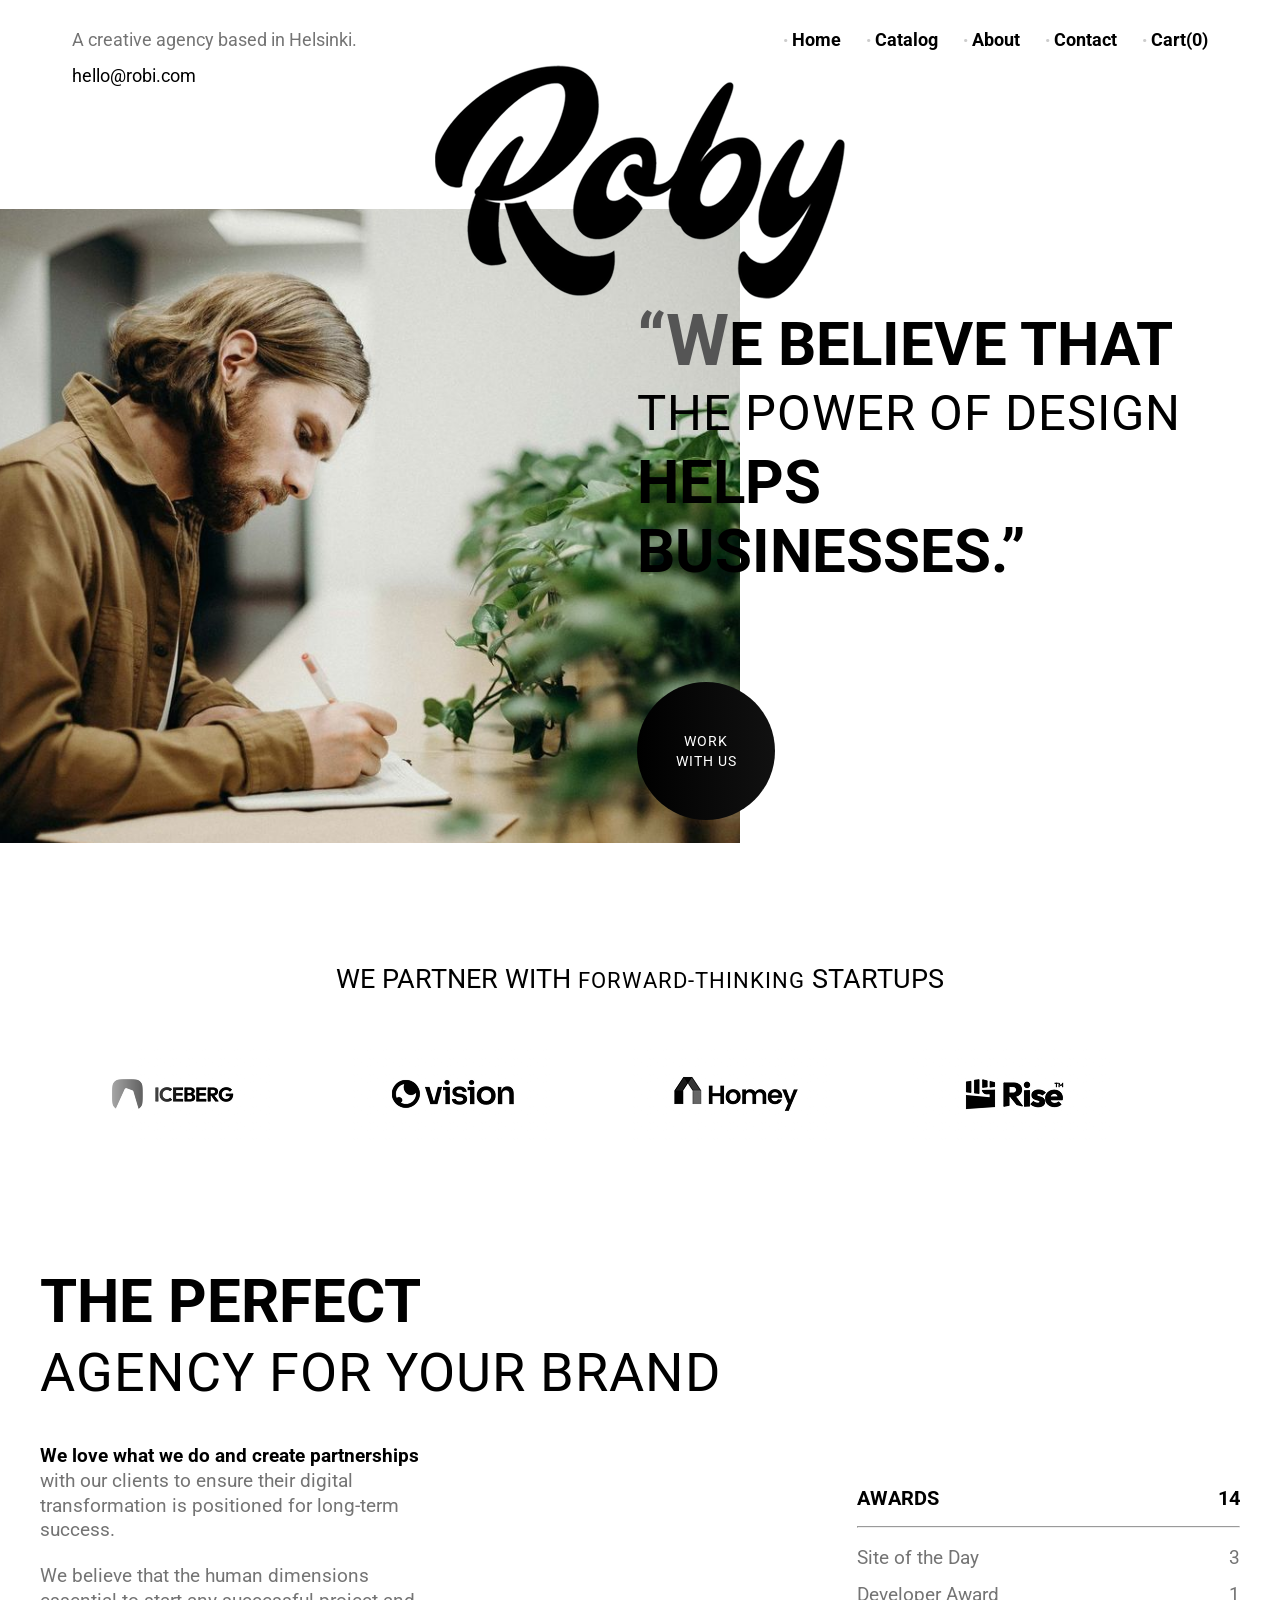
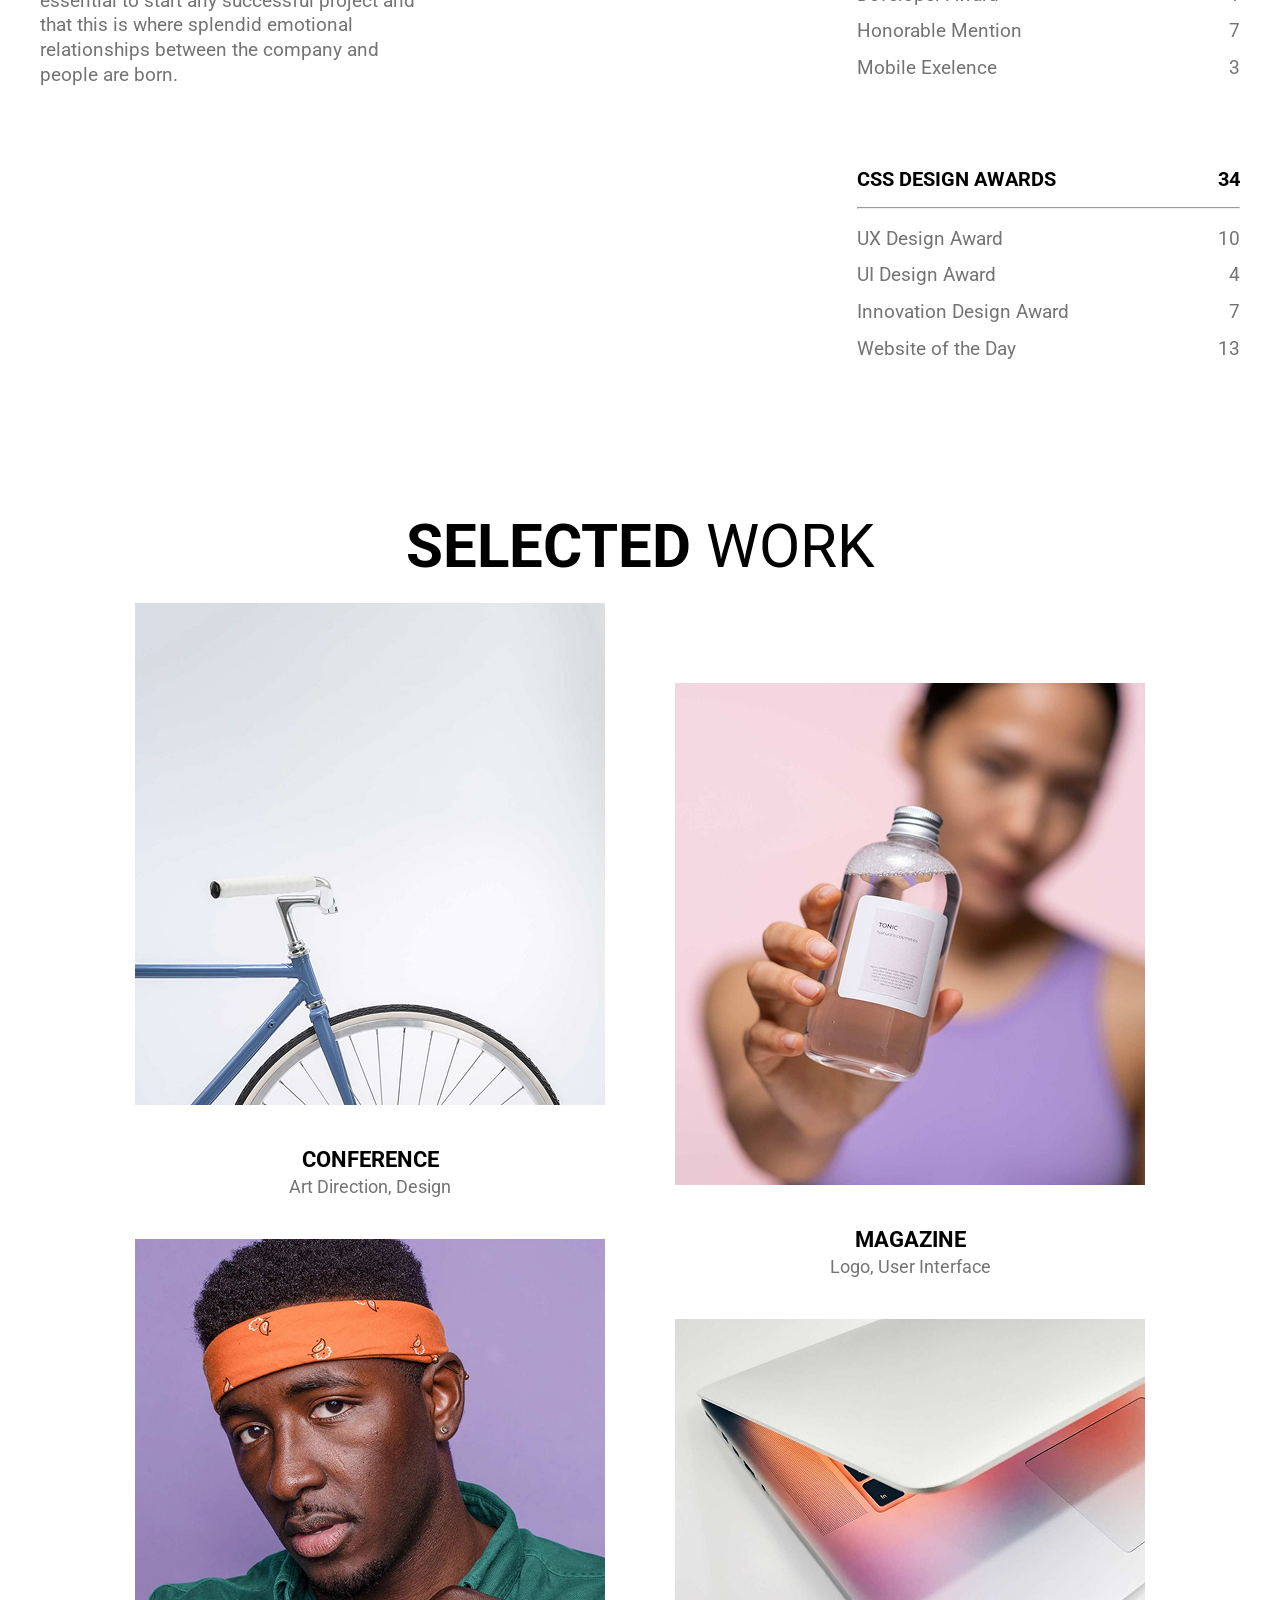
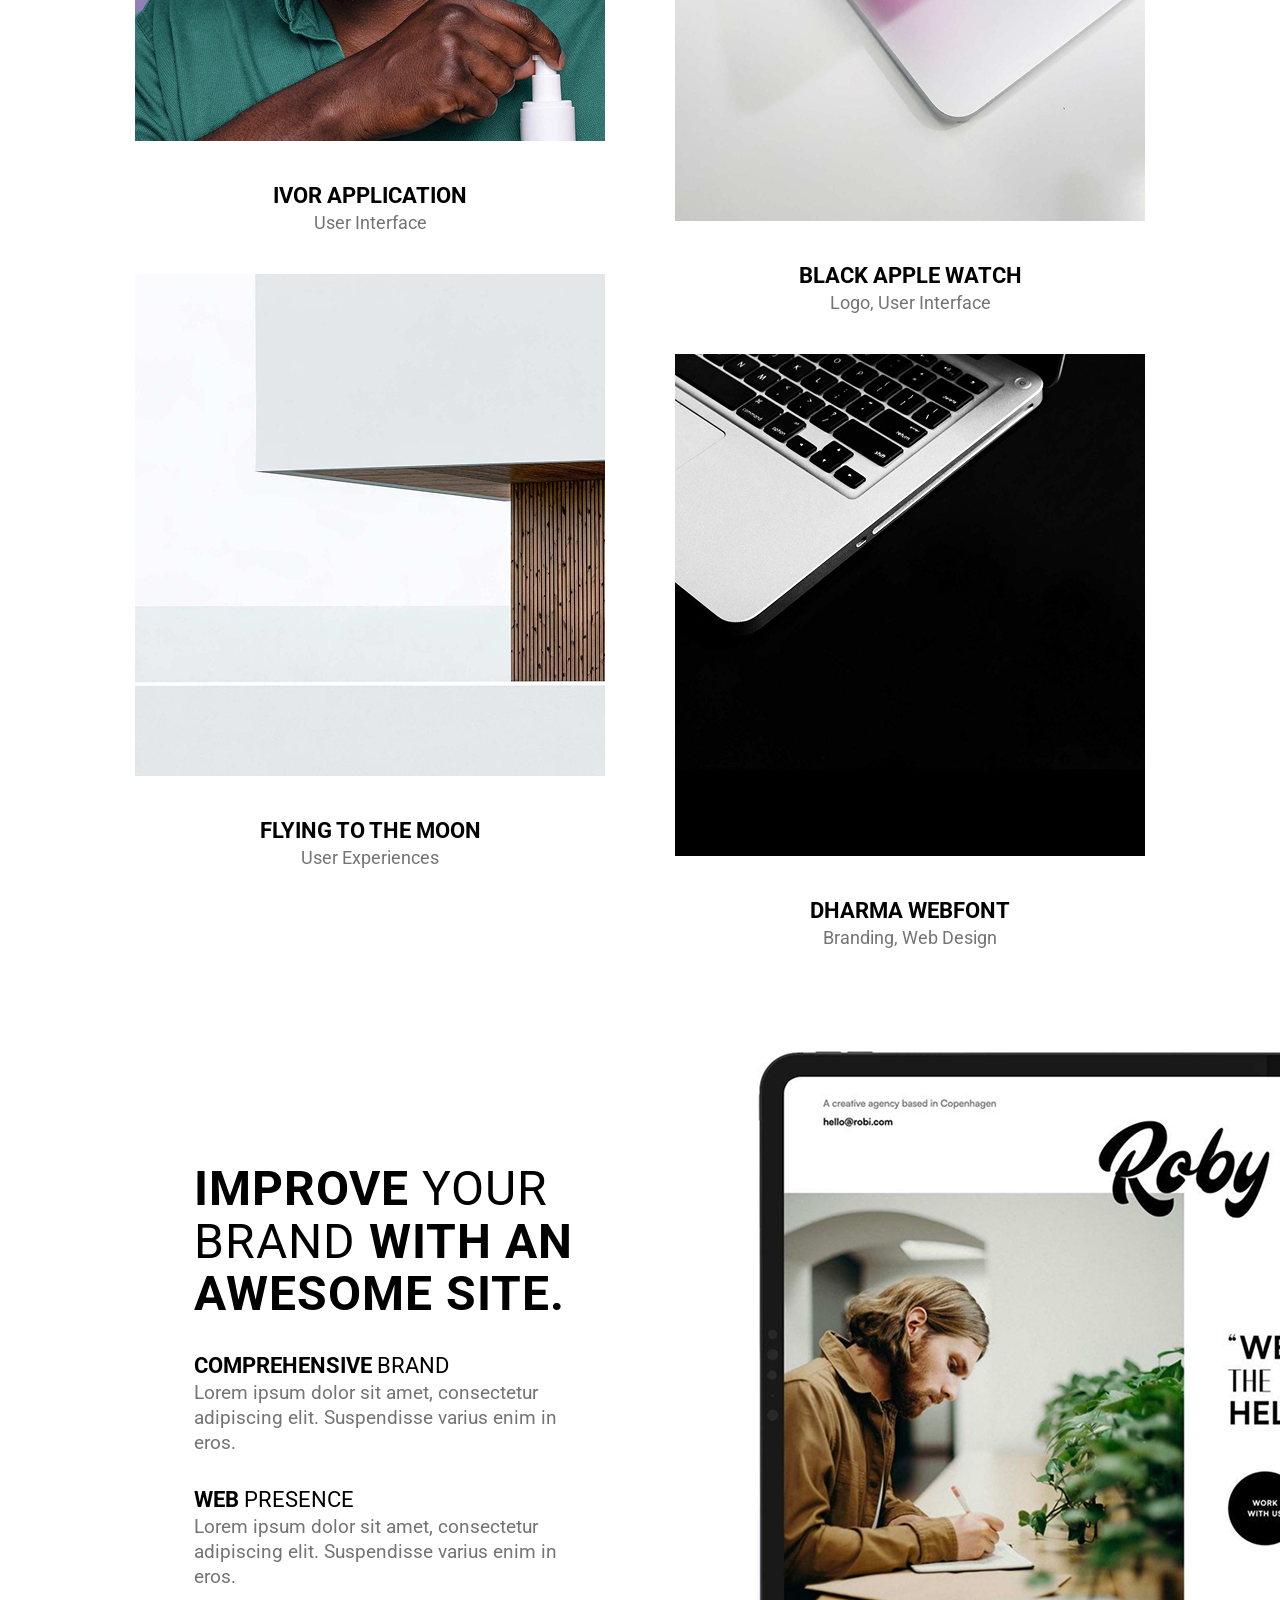
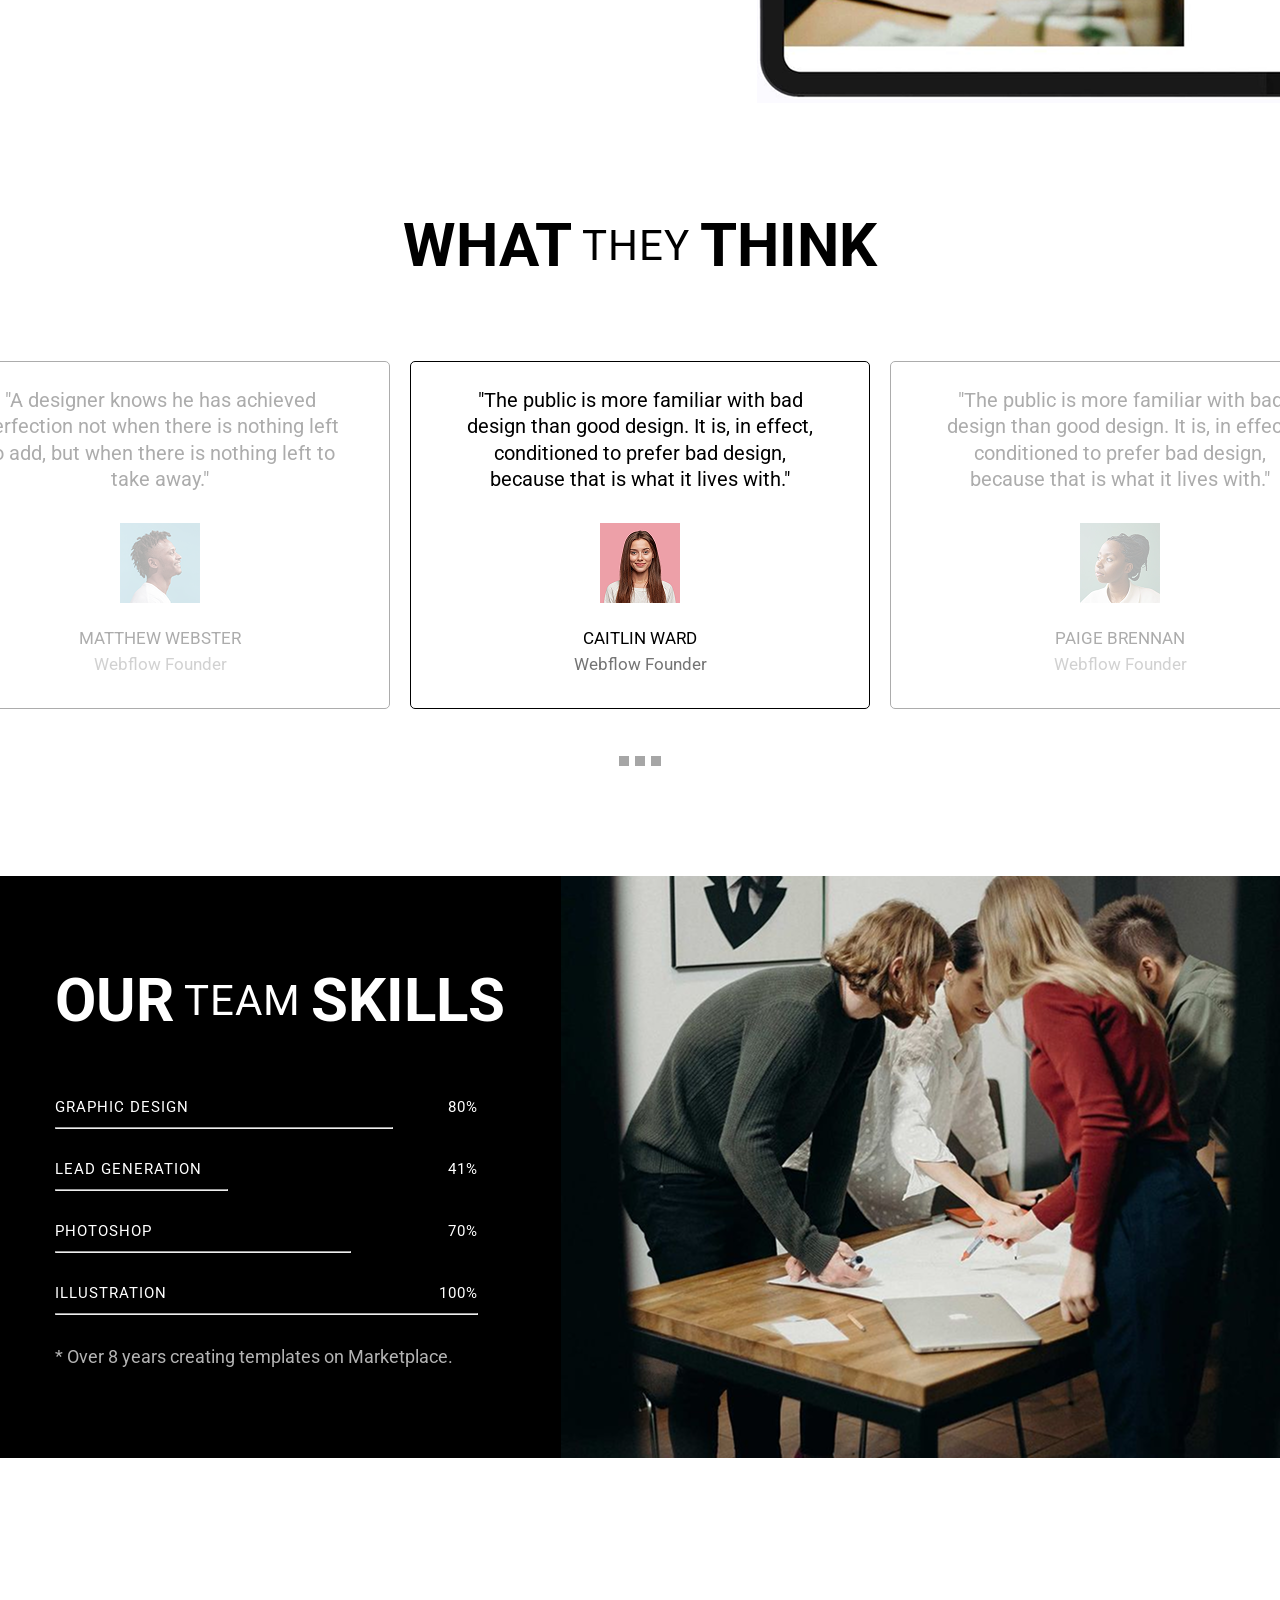
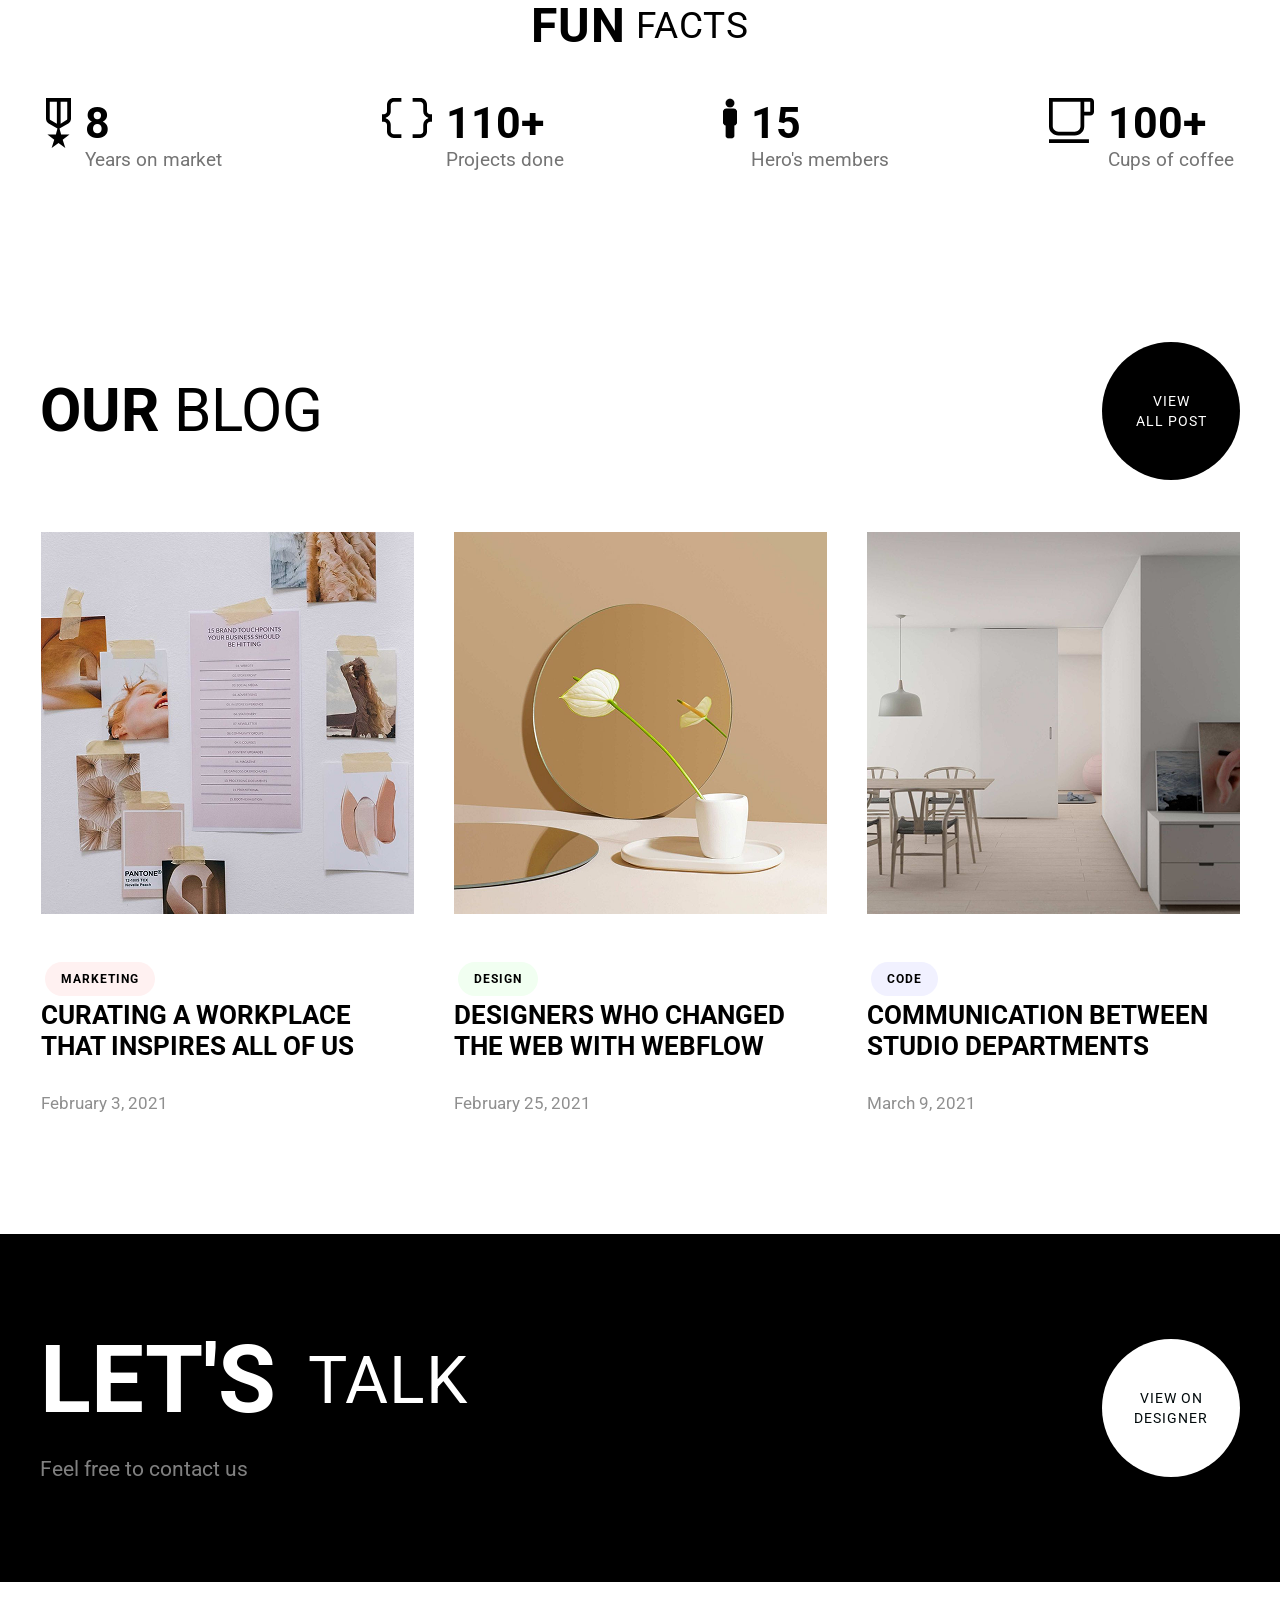
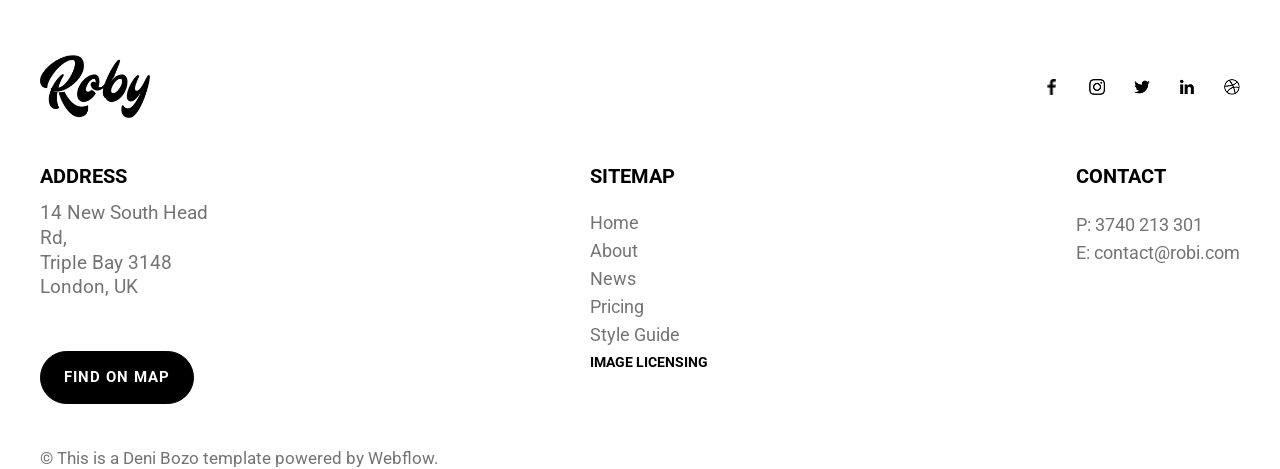
<file: index.html>
<!doctype html>
<html lang="en">

<head>
  <meta charset="UTF-8" />
  <meta name="viewport" content="width=device-width, initial-scale=1.0" />
  <title>Roby Agency</title>
  <link rel="stylesheet" href="style.css" />
</head>

<body>
  <div class="wrapper">
    <header class="header container">
      <div class="header__info">
        <p class="header__text">A creative agency based in Helsinki.</p>
        <a href="mailto:hello@robi.com" class="header__link">hello@robi.com</a>
      </div>
      <div class="header__logo">
        <img src="assets/images/logos/roby-logo.png" alt="Roby Logo" />
      </div>

      <input type="checkbox" id="menu-toggle" hidden />

      <label for="menu-toggle" class="header__menu-btn">
        <img src="assets/images/graphics/burger.svg" alt="Menu" />
      </label>

      <ul class="nav-list">
        <li><a href="index.html" class="nav-link">Home</a></li>
        <li><a href="catalog.html" class="nav-link">Catalog</a></li>
        <li><a href="#" class="nav-link">About</a></li>
        <li><a href="#" class="nav-link">Contact</a></li>
        <li>
          <a href="#" class="nav-link"> Cart(<span>0</span>) </a>
        </li>
      </ul>
    </header>

    <main>
      <section class="hero container">
        <div class="hero__image">
          <img src="assets/images/people/man.jpg" alt="Man writing in a notebook" />
        </div>

        <div class="hero__content">
          <h1 class="hero__title big__text">
            <span>“WE BELIEVE THAT</span>
            <span class="hero__title--light">THE POWER OF DESIGN</span>
            <span>HELPS</span>
            <span>BUSINESSES.”</span>
          </h1>
          <div class="hero__cta">
            <p class="circle">WORK</p>
            <p class="circle">WITH US</p>
          </div>
        </div>
      </section>

      <section class="partners container">
        <h2 class="partners__title">
          WE PARTNER WITH
          <span class="partners__title--small">FORWARD-THINKING</span>
          STARTUPS
        </h2>

        <div class="partners__logos">
          <div class="partners__track">
            <!-- Первый набор -->
            <img src="assets/images/logos/iceberglogo.png" alt="Iceberg" />
            <img src="assets/images/logos/visionlogo.png" alt="Vision" />
            <img src="assets/images/logos/homeylogo.png" alt="Homey" />
            <img src="assets/images/logos/riselogo.png" alt="Rise" />
            <img src="assets/images/logos/pinpointlogo.png" alt="PinPoint" />

            <!-- Второй набор (копия для анимации) -->
            <img src="assets/images/logos/iceberglogo.png" alt="Iceberg" class="is-duplicate" />
            <img src="assets/images/logos/visionlogo.png" alt="Vision" class="is-duplicate" />
            <img src="assets/images/logos/homeylogo.png" alt="Homey" class="is-duplicate" />
            <img src="assets/images/logos/riselogo.png" alt="Rise" class="is-duplicate" />
            <img src="assets/images/logos/pinpointlogo.png" alt="PinPoint" class="is-duplicate" />
          </div>
        </div>
      </section>

      <section class="about__container">
        <div class="about__content">
          <div class="about__holetitle">
            <h2 class="about__title">THE PERFECT</h2>
            <h3 class="about__subtitle">AGENCY FOR YOUR BRAND</h3>
          </div>
          <div class="about__description">
            <p class="about__text">
              We love what we do and create partnerships with our clients to
              ensure their digital transformation is positioned for long-term
              success.
            </p>
            <p class="about__text">
              We believe that the human dimensions essential to start any
              successful project and that this is where splendid emotional
              relationships between the company and people are born.
            </p>
          </div>
        </div>

        <div class="about__awards">
          <div class="awards__block">
            <div class="awards-block__header">
              <h4 class="awards-block__title">AWARDS</h4>
              <h4 class="awards-block__title">14</h4>
            </div>
            <hr class="awards__line" />
            <ul class="awards-list">
              <li class="awards-item">
                <span class="awards-item__name">Site of the Day</span>
                <span class="awards-item__name">3</span>
              </li>
              <li class="awards-item">
                <span class="awards-item__name">Developer Award</span>
                <span class="awards-item__name">1</span>
              </li>
              <li class="awards-item">
                <span class="awards-item__name">Honorable Mention</span>
                <span class="awards-item__name">7</span>
              </li>
              <li class="awards-item">
                <span class="awards-item__name">Mobile Exelence</span>
                <span class="awards-item__name">3</span>
              </li>
            </ul>
          </div>

          <div class="awards__block">
            <div class="awards-block__header">
              <h4 class="awards-block__title">CSS DESIGN AWARDS</h4>
              <h4 class="awards-block__title">34</h4>
            </div>
            <hr class="awards__line" />
            <ul class="awards-list">
              <li class="awards-item">
                <span class="awards-item__name">UX Design Award</span>
                <span class="awards-item__name">10</span>
              </li>
              <li class="awards-item">
                <span class="awards-item__name">UI Design Award</span>
                <span class="awards-item__name">4</span>
              </li>
              <li class="awards-item">
                <span class="awards-item__name">Innovation Design Award</span>
                <span class="awards-item__name">7</span>
              </li>
              <li class="awards-item">
                <span class="awards-item__name">Website of the Day</span>
                <span class="awards-item__name">13</span>
              </li>
            </ul>
          </div>
        </div>
      </section>

      <section class="works">
        <div class="works-title">
          <h2 class="works__title--bold">
            SELECTED <span class="works__title--light">WORK</span>
          </h2>
        </div>
        <div class="works__container">
          <div class="works__column-left">
            <div class="works__item">
              <div class="works__image">
                <img src="pictures/bicycle.png" alt="Conference" />
              </div>
              <div class="works__caption">
                <p class="works__name">CONFERENCE</p>
                <p class="works__category">Art Direction, Design</p>
              </div>
            </div>

            <div class="works__item">
              <div class="works__image">
                <img src="pictures/black_man.png" alt="Ivor Application" />
              </div>
              <div class="works__caption">
                <p class="works__name">IVOR APPLICATION</p>
                <p class="works__category">User Interface</p>
              </div>
            </div>

            <div class="works__item">
              <div class="works__image">
                <img src="pictures/home.png" alt="Flying to the moon" />
              </div>
              <div class="works__caption">
                <p class="works__name">FLYING TO THE MOON</p>
                <p class="works__category">User Experiences</p>
              </div>
            </div>
          </div>

          <div class="works__column-right">
            <div class="works__item">
              <div class="works__image">
                <img src="pictures/perfumer.png" alt="Woman" />
              </div>
              <div class="works__caption">
                <p class="works__name">MAGAZINE</p>
                <p class="works__category">Logo, User Interface</p>
              </div>
            </div>

            <div class="works__item">
              <div class="works__image">
                <img src="pictures/laptop.png" alt="laptop" />
              </div>
              <div class="works__caption">
                <p class="works__name">Black Apple Watch</p>
                <p class="works__category">Logo, User Interface</p>
              </div>
            </div>

            <div class="works__item">
              <div class="works__image">
                <img src="pictures/keyboard.png" alt="keyboard" />
              </div>
              <div class="works__caption">
                <p class="works__name">Dharma Webfont</p>
                <p class="works__category">Branding, Web Design</p>
              </div>
            </div>
          </div>
        </div>
      </section>

      <section class="improve">
        <div class="improve__content">
          <h2 class="improve__title">
            IMPROVE <span class="improve__title--light">YOUR BRAND</span>
            WITH AN AWESOME SITE.
          </h2>

          <div class="improve__item">
            <h3 class="improve__item-title">
              COMPREHENSIVE
              <span class="improve__item-title--light">BRAND</span>
            </h3>
            <p class="improve__item-text">
              Lorem ipsum dolor sit amet, consectetur adipiscing elit.
              Suspendisse varius enim in eros.
            </p>
          </div>

          <div class="improve__item">
            <h3 class="improve__item-title">
              WEB <span class="improve__item-title--light">PRESENCE</span>
            </h3>
            <p class="improve__item-text">
              Lorem ipsum dolor sit amet, consectetur adipiscing elit.
              Suspendisse varius enim in eros.
            </p>
          </div>
        </div>

        <div class="improve__image">
          <img src="pictures/tablet.png" alt="Tablet showing website" />
        </div>

        <div class="improve__image-tablet">
          <img src="assets/images/people/tablet.svg" alt="Tablet showing website" />
        </div>
      </section>

      <section class="opinion">
        <div class="opinion__container">
          <div class="opinion__title-container">
            <h2 class="opinion__title-text">WHAT</h2>
            <span class="opinion__title-text-light">THEY</span>
            <h2 class="opinion__title-text">THINK</h2>
          </div>
          <div class="opinion__cards">
            <div class="opinion__item" id="card-1">
              <p class="opinion__item-phrase">
                "A designer knows he has achieved perfection not when there is
                nothing left to add, but when there is nothing left to take
                away."
              </p>
              <div class="opinion__person">
                <div class="opinion__image">
                  <img src="pictures/slider_person_3.png" alt="Smiling black man" />
                </div>
                <div class="opinion__person-description">
                  <p class="opinion__person-name">MATTHEW WEBSTER</p>
                  <p class="opinion__person-status">Webflow Founder</p>
                </div>
              </div>
            </div>

            <div class="opinion__item item-central" id="card-2">
              <p class="opinion__item-phrase">
                "The public is more familiar with bad design than good design.
                It is, in effect, conditioned to prefer bad design, because
                that is what it lives with."
              </p>
              <div class="opinion__person">
                <div class="opinion__image">
                  <img src="pictures/slider_person_2.png" alt="Smiling black man" />
                </div>
                <div class="opinion__person-description">
                  <p class="opinion__person-name">CAITLIN WARD</p>
                  <p class="opinion__person-status">Webflow Founder</p>
                </div>
              </div>
            </div>

            <div class="opinion__item" id="card-3">
              <p class="opinion__item-phrase">
                "The public is more familiar with bad design than good design.
                It is, in effect, conditioned to prefer bad design, because
                that is what it lives with."
              </p>
              <div class="opinion__person">
                <div class="opinion__image">
                  <img src="pictures/slider_person_1.png" alt="Smiling black man" />
                </div>
                <div class="opinion__person-description">
                  <p class="opinion__person-name">PAIGE BRENNAN</p>
                  <p class="opinion__person-status">Webflow Founder</p>
                </div>
              </div>
            </div>
          </div>
        </div>

        <div class="opinion__slider">
          <a href="#card-1" class="opinion__dot"></a>
          <a href="#card-2" class="opinion__dot"></a>
          <a href="#card-3" class="opinion__dot"></a>
        </div>
      </section>

      <section class="team">
        <div class="team__side">
          <div class="team__container">
            <div class="team__header">
              <h2 class="team__header-text">OUR</h2>
              <span class="team__header-text-light">TEAM</span>
              <h2 class="team__header-text">SKILLS</h2>
            </div>
            <div class="team__statistics">
              <div class="team__item">
                <div class="team__item-text">
                  <span class="team__item-text-container">GRAPHIC DESIGN</span>
                  <span class="team__item-text-container">80%</span>
                </div>
                <hr class="team__line-1" />
              </div>

              <div class="team__item">
                <div class="team__item-text">
                  <span class="team__item-text-container">LEAD GENERATION</span>
                  <span class="team__item-text-container">41%</span>
                </div>
                <hr class="team__line-2" />
              </div>

              <div class="team__item">
                <div class="team__item-text">
                  <span class="team__item-text-container">PHOTOSHOP</span>
                  <span class="team__item-text-container">70%</span>
                </div>
                <hr class="team__line-3" />
              </div>

              <div class="team__item">
                <div class="team__item-text">
                  <span class="team__item-text-container">ILLUSTRATION</span>
                  <span class="team__item-text-container">100%</span>
                </div>
                <hr class="team__line-4" />
              </div>
              <span class="team__caption">* Over 8 years creating templates on Marketplace.</span>
            </div>
          </div>
        </div>

        <div class="team__image">
          <img src="pictures/team.png" alt="Tablet showing website" />
        </div>
      </section>

      <section class="facts">
        <div class="facts__header-text">
          <span class="facts__text-bold">FUN</span>
          <span class="facts__text-light">FACTS</span>
        </div>

        <div class="facts__achievements">
          <div class="facts__track">
            <div class="facts__item">
              <div class="facts__image">
                <img src="assets/images/graphics/medal.svg" alt="Medal" />
              </div>
              <div class="facts__item-container">
                <span class="facts__item-big-text">8</span>
                <span class="facts__item-description">Years on market</span>
              </div>
            </div>

            <div class="facts__item">
              <div class="facts__image">
                <img src="assets/images/graphics/bracket.svg" alt="Medal" />
              </div>
              <div class="facts__item-container">
                <span class="facts__item-big-text">110+</span>
                <span class="facts__item-description">Projects done</span>
              </div>
            </div>

            <div class="facts__item">
              <div class="facts__image">
                <img src="assets/images/graphics/human.svg" alt="human" />
              </div>
              <div class="facts__item-container">
                <span class="facts__item-big-text">15</span>
                <span class="facts__item-description">Hero's members</span>
              </div>
            </div>

            <div class="facts__item">
              <div class="facts__image">
                <img src="assets/images/graphics/cup.svg" alt="Medal" />
              </div>
              <div class="facts__item-container">
                <span class="facts__item-big-text">100+</span>
                <span class="facts__item-description">Cups of coffee</span>
              </div>
            </div>

            <div class="facts__item is-duplicate">
              <div class="facts__image">
                <img src="assets/images/graphics/medal.svg" alt="Medal" />
              </div>
              <div class="facts__item-container">
                <span class="facts__item-big-text">8</span>
                <span class="facts__item-description">Years on market</span>
              </div>
            </div>

            <div class="facts__item is-duplicate">
              <div class="facts__image">
                <img src="assets/images/graphics/bracket.svg" alt="Medal" />
              </div>
              <div class="facts__item-container">
                <span class="facts__item-big-text">110+</span>
                <span class="facts__item-description">Projects done</span>
              </div>
            </div>

            <div class="facts__item is-duplicate">
              <div class="facts__image">
                <img src="assets/images/graphics/human.svg" alt="human" />
              </div>
              <div class="facts__item-container">
                <span class="facts__item-big-text">15</span>
                <span class="facts__item-description">Hero's members</span>
              </div>
            </div>

            <div class="facts__item is-duplicate">
              <div class="facts__image">
                <img src="assets/images/graphics/cup.svg" alt="Medal" />
              </div>
              <div class="facts__item-container">
                <span class="facts__item-big-text">100+</span>
                <span class="facts__item-description">Cups of coffee</span>
              </div>
            </div>
          </div>
        </div>
      </section>

      <section class="blog">
        <div class="blog__header">
          <h2 class="blog__header-text">
            OUR <span class="blog__header-text-light">BLOG</span>
          </h2>
          <div class="blog__header-circle">
            <p class="block__header-circle-text">VIEW</p>
            <p class="block__header-circle-text">ALL POST</p>
          </div>
        </div>

        <div class="blog__cards">
          <div class="blog__item">
            <div class="blog__image">
              <img src="pictures/blog_photo_1.png" alt="wall with photos" />
            </div>
            <div class="blog__card-container">
              <div class="blog__card-lable">
                <span class="blog__card-lable-text">MARKETING</span>
              </div>
              <div class="blog__card-description">
                <p class="blog__card-description-line">
                  Curating a workplace
                </p>
                <p class="blog__card-description-line">
                  that inspires all of us
                </p>
              </div>
              <p class="blog__card-date">February 3, 2021</p>
            </div>
          </div>

          <div class="blog__item">
            <div class="blog__image">
              <img src="pictures/blog_photo_2.png" alt="wall with photos" />
            </div>
            <div class="blog__card-container">
              <div class="blog__card-lable">
                <span class="blog__card-lable-text">DESIGN</span>
              </div>
              <div class="blog__card-description">
                <p class="blog__card-description-line">
                  Designers who changed
                </p>
                <p class="blog__card-description-line">
                  the web with Webflow
                </p>
              </div>
              <p class="blog__card-date">February 25, 2021</p>
            </div>
          </div>

          <div class="blog__item">
            <div class="blog__image">
              <img src="pictures/blog_photo_3.png" alt="wall with photos" />
            </div>
            <div class="blog__card-container">
              <div class="blog__card-lable">
                <span class="blog__card-lable-text">CODE</span>
              </div>
              <div class="blog__card-description">
                <p class="blog__card-description-line">
                  Communication between
                </p>
                <p class="blog__card-description-line">studio departments</p>
              </div>
              <p class="blog__card-date">March 9, 2021</p>
            </div>
          </div>
        </div>
      </section>

      <section class="talk">
        <div class="talk__central-contaier">
          <div class="talk__text-container">
            <div class="talk__main-text">
              <span class="talk__text-bold">LET'S</span>
              <span class="talk__text-light">TALK</span>
            </div>
            <p class="talk__contact-text">Feel free to contact us</p>
          </div>

          <div class="talk__circle">
            <p class="talk__circle-text">VIEW ON</p>
            <p class="talk__circle-text">DESIGNER</p>
          </div>
        </div>
      </section>

      <section class="contact" id="contact">
        <div class="contact__socials">
          <div class="contact__image">
            <img src="pictures/roby-logo.png" alt="Roby Logo" />
          </div>
          <div class="contact__apps">
            <img src="pictures/facebook.png" alt="facebook" class="contact__app-icon" />
            <img src="pictures/inst.png" alt="inst" class="contact__app-icon" />
            <img src="pictures/twitter.png" alt="twitter" class="contact__app-icon" />
            <img src="pictures/linkedin.png" alt="linkedin" class="contact__app-icon" />
            <img src="pictures/ball.png" alt="ball" class="contact__app-icon" />
          </div>
        </div>

        <div class="contact__container">
          <div class="contact__address">
            <div class="contact__address-container">
              <p class="contact__address-bold">Address</p>
              <div class="contact__address-location">
                <p class="contact__address-light">14 New South Head Rd,</p>
                <p class="contact__address-light">Triple Bay 3148</p>
                <p class="contact__address-light">London, UK</p>
              </div>
            </div>

            <div class="contact__address-button">
              <span class="contact__address-button-text">FIND ON MAP</span>
            </div>
          </div>

          <div class="contact__menu">
            <p class="contact__menu-map">SITEMAP</p>

            <ul class="contact__navigation-list">
              <li class="contact__navigation-item">
                <a href="#" class="contact__navigation-item-text">Home</a>
              </li>
              <li class="contact__navigation-item">
                <a href="#" class="contact__navigation-item-text">About</a>
              </li>
              <li class="contact__navigation-item">
                <a href="#" class="contact__navigation-item-text">News</a>
              </li>
              <li class="contact__navigation-item">
                <a href="#" class="contact__navigation-item-text">Pricing</a>
              </li>
              <li class="contact__navigation-item">
                <a href="#" class="contact__navigation-item-text">Style Guide</a>
              </li>
              <li class="contact__navigation-item">
                <a href="#" class="contact__navigation-item-text">Image Licensing</a>
              </li>
            </ul>
          </div>

          <div class="contact__info">
            <p class="contact__info-text">Contact</p>
            <div class="contact__info-container">
              <span class="contact__info-data">P: 3740 213 301</span>
              <span class="contact__info-data">E: contact@robi.com</span>
            </div>
          </div>
        </div>

        <footer class="contact__rights">
          <p class="contact__dev-info">
            &copy; This is a Deni Bozo template powered by Webflow.
          </p>
        </footer>
      </section>
    </main>
  </div>
</body>

</html>
</file>
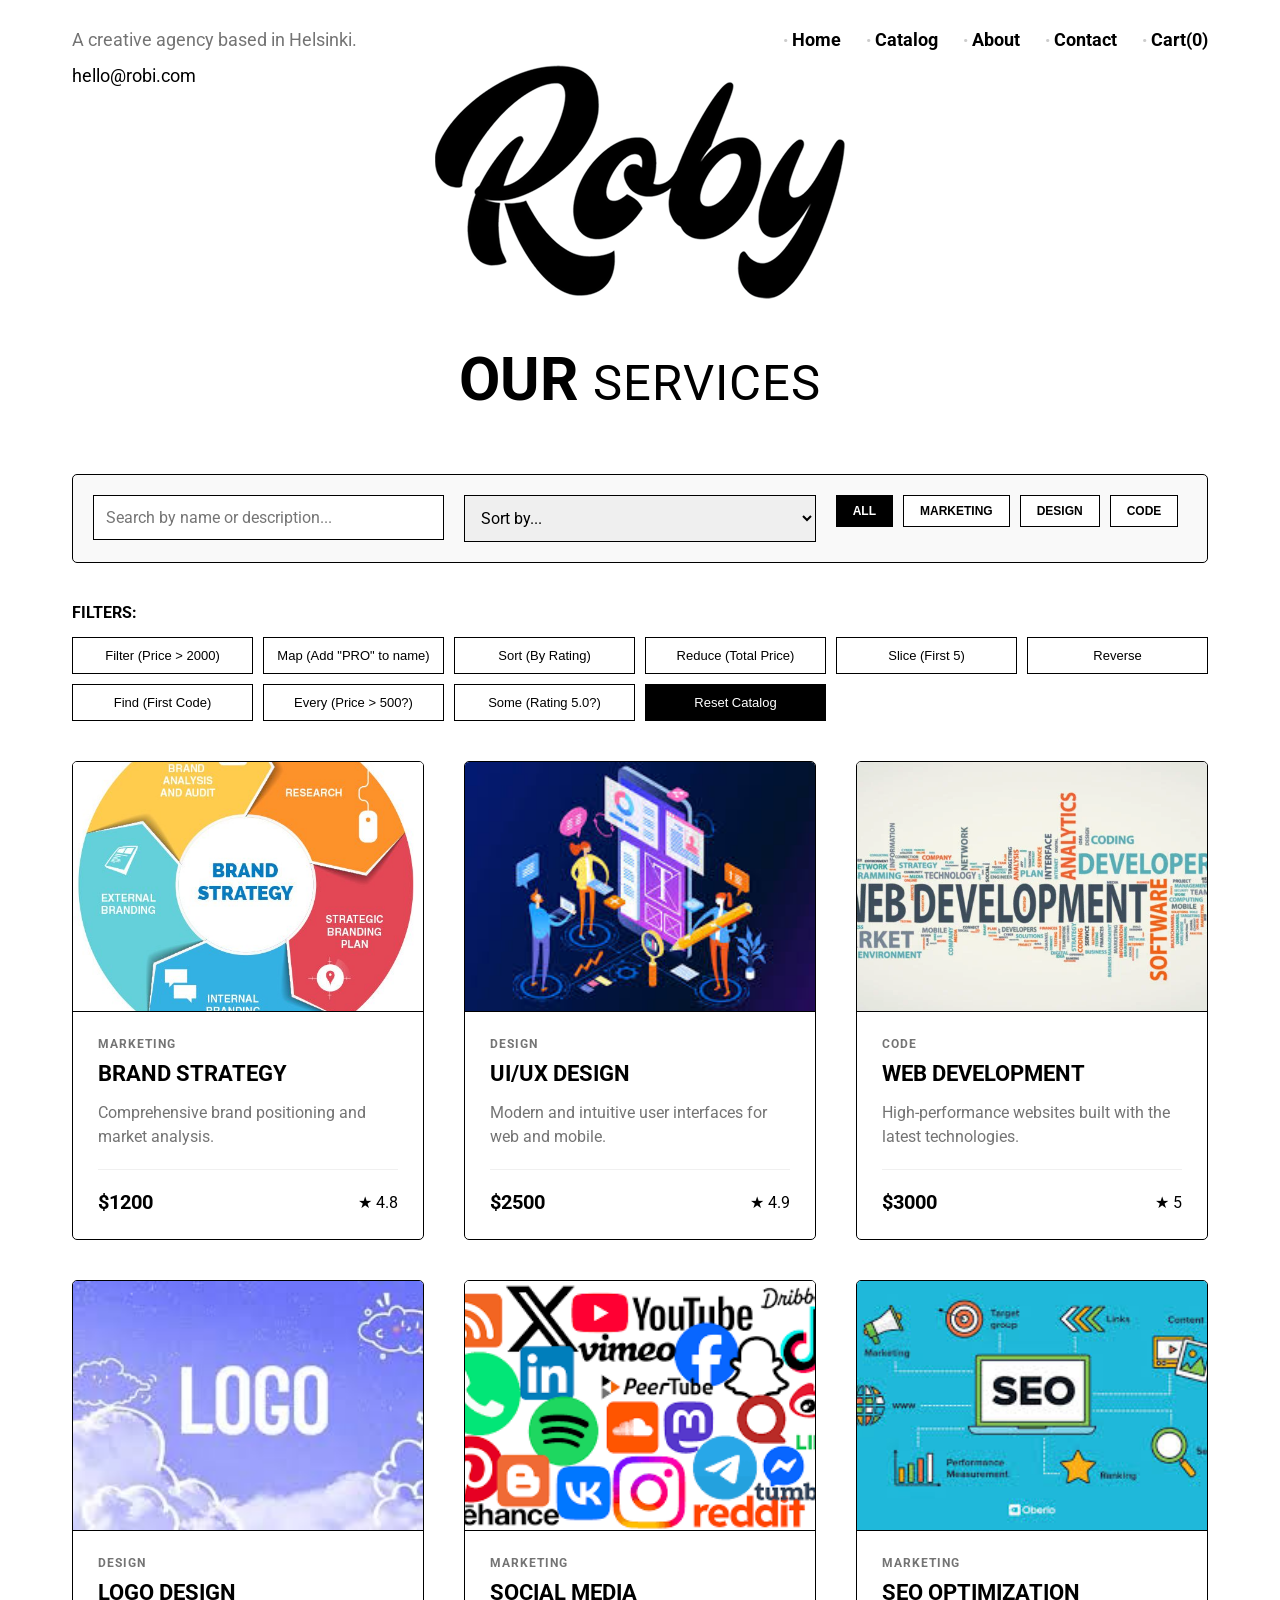
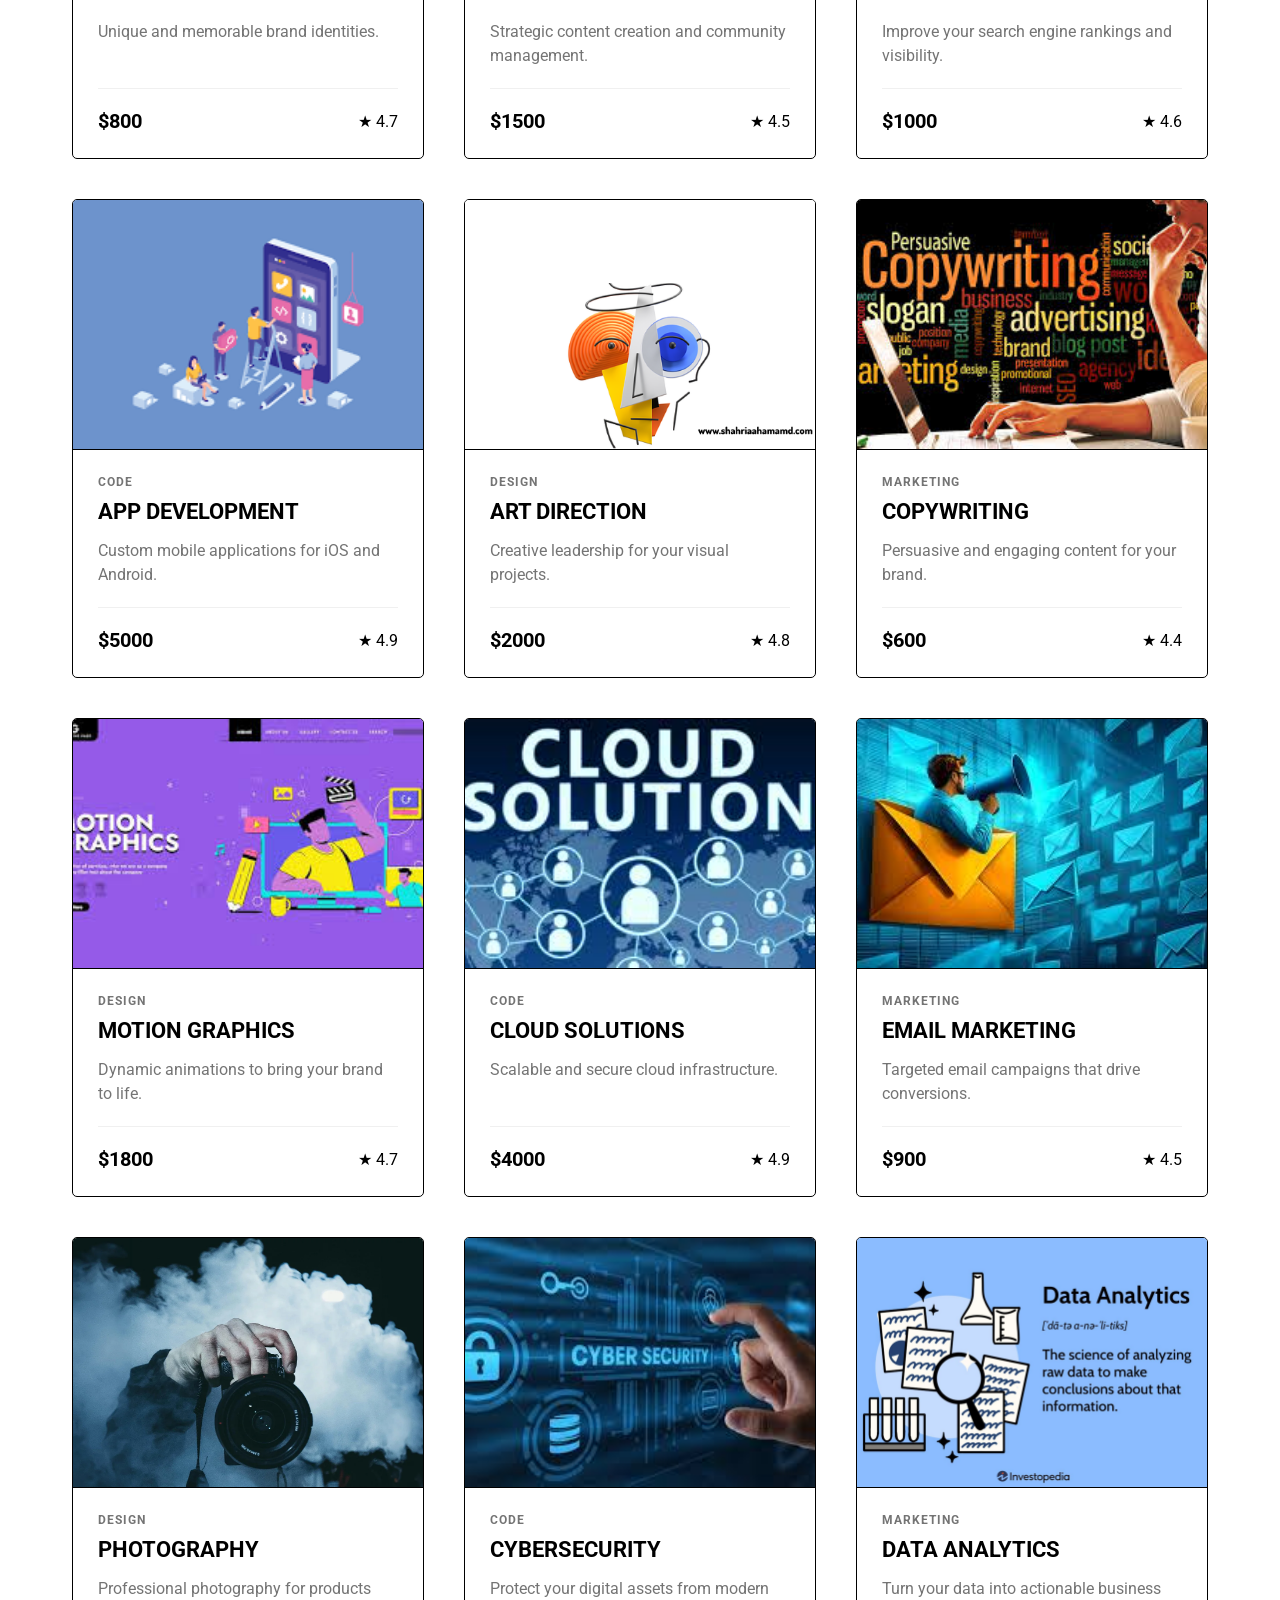
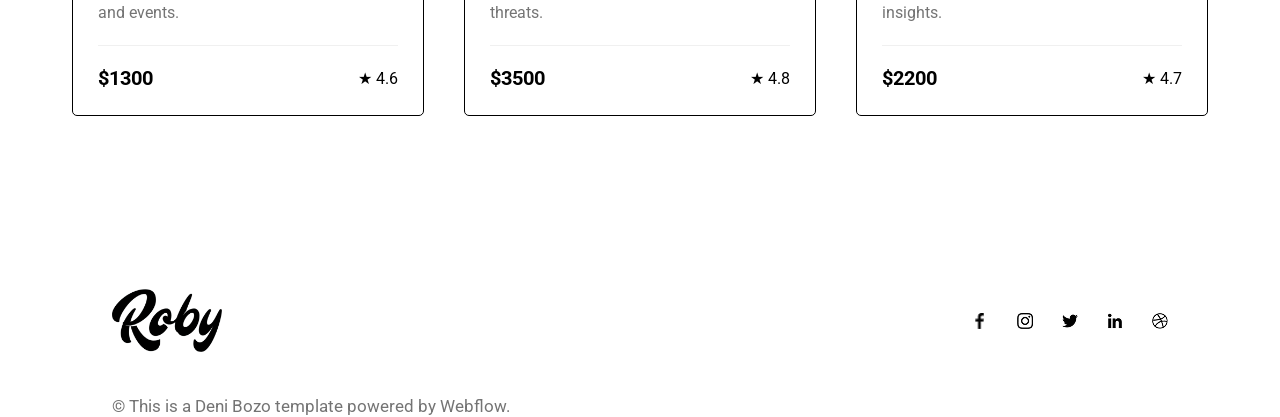
<file: catalog.html>
<!doctype html>
<html lang="en">

<head>
  <meta charset="UTF-8" />
  <meta name="viewport" content="width=device-width, initial-scale=1.0" />
  <title>Roby Agency - Catalog</title>
  <link rel="stylesheet" href="style.css" />
  <link rel="stylesheet" href="catalog.css" />
</head>

<body>
  <div class="wrapper">
    <header class="header container">
      <div class="header__info">
        <p class="header__text">A creative agency based in Helsinki.</p>
        <a href="mailto:hello@robi.com" class="header__link">hello@robi.com</a>
      </div>
      <div class="header__logo">
        <a href="index.html">
          <img src="assets/images/logos/roby-logo.png" alt="Roby Logo" />
        </a>
      </div>

      <input type="checkbox" id="menu-toggle" hidden />

      <label for="menu-toggle" class="header__menu-btn">
        <img src="pictures/burger.svg" alt="Menu" />
      </label>

      <ul class="nav-list">
        <li><a href="index.html" class="nav-link">Home</a></li>
        <li><a href="catalog.html" class="nav-link">Catalog</a></li>
        <li><a href="#" class="nav-link">About</a></li>
        <li><a href="#" class="nav-link">Contact</a></li>
        <li>
          <a href="#" class="nav-link"> Cart(<span>0</span>) </a>
        </li>
      </ul>
    </header>

    <main class="container">
      <section class="catalog">
        <h1 class="catalog__title big__text">
          Our <span class="hero__title--light">Services</span>
        </h1>

        <div class="catalog__controls">
          <div class="control-group">
            <input type="text" id="search-input" placeholder="Search by name or description..."
              class="catalog__input" />
          </div>

          <div class="control-group">
            <select id="sort-select" class="catalog__select">
              <option value="default">Sort by...</option>
              <option value="price-asc">Price: Low to High</option>
              <option value="price-desc">Price: High to Low</option>
              <option value="name-asc">Name: A-Z</option>
              <option value="rating-desc">Rating: High to Low</option>
            </select>
          </div>

          <div class="control-group">
            <div id="category-filters" class="catalog__categories">
              <button class="category-btn active" data-category="all">
                All
              </button>
              <button class="category-btn" data-category="Marketing">
                Marketing
              </button>
              <button class="category-btn" data-category="Design">
                Design
              </button>
              <button class="category-btn" data-category="Code">Code</button>
            </div>
          </div>
        </div>

        <div class="catalog__methods">
          <p class="methods-title">Filters:</p>
          <div class="methods-grid">
            <button id="btn-filter" class="method-btn">
              Filter (Price > 2000)
            </button>
            <button id="btn-map" class="method-btn">
              Map (Add "PRO" to name)
            </button>
            <button id="btn-sort" class="method-btn">Sort (By Rating)</button>
            <button id="btn-reduce" class="method-btn">
              Reduce (Total Price)
            </button>
            <button id="btn-slice" class="method-btn">Slice (First 5)</button>
            <button id="btn-reverse" class="method-btn">Reverse</button>
            <button id="btn-find" class="method-btn">
              Find (First Code)
            </button>
            <button id="btn-every" class="method-btn">
              Every (Price > 500?)
            </button>
            <button id="btn-some" class="method-btn">
              Some (Rating 5.0?)
            </button>
            <button id="btn-reset" class="method-btn reset">
              Reset Catalog
            </button>
          </div>
        </div>

        <div id="catalog-container" class="catalog__grid">
        </div>
        <div id="no-results" class="no-results" style="display: none">
          <p>No products found matching your criteria.</p>
        </div>
      </section>
    </main>

    <section class="contact container" id="contact">
      <div class="contact__socials">
        <div class="contact__image">
          <img src="assets/images/logos/roby-logo.png" alt="Roby Logo" />
        </div>
        <div class="contact__apps">
          <img src="assets/images/logos/facebook.png" alt="facebook" class="contact__app-icon" />
          <img src="assets/images/logos/inst.png" alt="inst" class="contact__app-icon" />
          <img src="assets/images/logos/twitter.png" alt="twitter" class="contact__app-icon" />
          <img src="assets/images/logos/linkedin.png" alt="linkedin" class="contact__app-icon" />
          <img src="assets/images/logos/ball.png" alt="ball" class="contact__app-icon" />
        </div>
      </div>
      <footer class="contact__rights">
        <p class="contact__dev-info">
          &copy; This is a Deni Bozo template powered by Webflow.
        </p>
      </footer>
    </section>
  </div>

  <script src="catalog.js"></script>
</body>

</html>
</file>
<file: style.css>
*,
*::before,
*::after {
  box-sizing: border-box;
  margin: 0;
  padding: 0;
}

@font-face {
  font-family: "Roboto";
  src: url("assets/fonts/Roboto/Roboto-VariableFont_wdth,wght.ttf")
    format("truetype");
  font-weight: 100 900;
}

body {
  background-color: #f0f0f0;
  font-family: "Roboto", sans-serif;
}

.wrapper {
  width: 100%;
  margin: 0 auto;
  max-width: 1440px;
  background-color: #fff;
  min-height: 100vh;
  position: relative;
  justify-content: center;
}

.container {
  width: 100%;
  padding: 0 72px;
}

.header {
  display: flex;
  justify-content: space-between;
  align-items: flex-start;
  padding-top: 30px;
  position: relative;
  height: 300px;
}

.header__info {
  display: flex;
  flex-direction: column;
  justify-content: center;
  align-items: flex-start;
  gap: 16px;
}

.header__text {
  color: #747474;
  font-family: Roboto;
  font-size: 18px;
  font-style: normal;
  font-weight: 400;
  line-height: 20px;
}

.header__link {
  align-self: stretch;
  color: #000;
  font-family: Roboto;
  font-size: 18px;
  font-style: normal;
  font-weight: 400;
  line-height: 20px;
  text-decoration: none;
}

.header__logo {
  position: absolute;
  left: 50%;
  transform: translateX(-50%);
  top: 65px;
  z-index: 5;
}

.header__logo img {
  width: 410px;
  height: 234px;
  display: block;
}

#menu-toggle, 
.header__menu-btn {
  display: none; /* Скрыто на ПК */
}

.nav-list {
  display: flex;
  list-style: none;
  gap: 25px;
  align-items: center;
}

.nav-link {
  color: #000;
  font-family: "Roboto", sans-serif;
  font-size: 18px;
  font-weight: 700;
  text-decoration: none;
  line-height: 20px;
}

.hero {
  display: grid;
  grid-template-columns: 760px 1fr;
  align-items: start;
  margin-left: -72px;
  margin-top: -91px;
  position: relative;
  z-index: 1;
}

.hero__image {
  width: 760px;
  height: 634px;
  overflow: hidden;
  position: relative;
  display: block;
}

.hero__image img {
  width: 760px;
  position: absolute;
  left: -20px;
  top: -150px;
}

.hero__content {
  display: flex;
  flex-direction: column;
  justify-content: flex-end;
  align-items: flex-start;
  gap: 100px;
  position: absolute;
  right: 22px;
  bottom: 23px;
}
.hero__title {
  display: flex;
  width: 549px;
  flex-direction: column;
  align-items: flex-start;
  gap: 9px;
}
.big__text {
  color: #000;
  font-family: Roboto;
  font-size: 60px;
  font-style: normal;
  font-weight: 700;
  line-height: 60px;
  text-transform: uppercase;
}
.hero__title--light {
  align-self: stretch;
  color: #000;
  font-family: Roboto;
  font-size: 49px;
  font-style: normal;
  font-weight: 400;
  line-height: 60px; /* 122.449% */
  letter-spacing: 1px;
  text-transform: uppercase;
}
.hero__cta {
  display: flex;
  width: 138px;
  height: 138px;
  flex-direction: column;
  justify-content: center;
  align-items: center;
  border-radius: 88px;
  background: #000;

  background: linear-gradient(270deg, #000000, #444444, #222222, #000000);
  background-size: 600% 600%; /* Делаем фон шире элемента, чтобы было куда двигать */
  animation: fluidGradient 5s ease infinite; /* Название, время, мягкость, бесконечно */
  
  cursor: pointer; /* добавим для удобства */
}

.circle {
  color: #fff;
  text-align: center;
  font-family: Roboto;
  font-size: 14px;
  font-style: normal;
  font-weight: 400;
  line-height: 20px; /* 142.857% */
  letter-spacing: 1px;
  text-transform: uppercase;
}

.partners {
  display: flex;
  flex-direction: column;
  align-items: center;
  margin-top: 120px;
  gap: 49px;
}

.partners__title {
  color: #000;
  text-align: center;
  font-family: "Roboto", sans-serif;
  font-size: 27px;
  font-style: normal;
  font-weight: 400;
  line-height: 32.4px;
  text-transform: uppercase;
}

.partners__title--small {
  color: #000;
  font-family: "Roboto", sans-serif;
  font-size: 22px;
  font-style: normal;
  font-weight: 400;
  line-height: 32.4px;
  letter-spacing: 1px;
  text-transform: uppercase;
}

.partners__logos {
  width: 100%; /* На ПК теперь тоже на всю ширину для плавности */
  max-width: 1200px; /* Ограничим по контейнеру */
  margin: 0 auto;
  overflow: hidden;
  /* Добавим маску, чтобы логотипы плавно появлялись и исчезали по бокам (необязательно, но красиво) */
  mask-image: linear-gradient(to right, transparent, black 10%, black 90%, transparent);
}

.partners__track {
  display: flex;
  justify-content: flex-start; /* На ПК меняем space-between на старт */
  align-items: center;
  gap: 80px; /* Расстояние между логотипами */
  width: max-content; /* Контейнер растягивается под контент */
  
  /* ПРИМЕНЯЕМ АНИМАЦИЮ №3 */
  animation: scroll 20s linear infinite; 
}

.partners__track img {
  flex-shrink: 0;
  filter: grayscale(1);
  transition: filter 0.3s ease;
}

.partners__track img:hover {
  animation: none !important; /* Полностью отключаем анимацию при наведении */
  filter: grayscale(0) !important; /* Явно убираем серость */
  -webkit-filter: grayscale(0) !important;
  transform: scale(1.1) !important; 
  cursor: pointer;
}

.is-duplicate {
  display: none;
}

.logo-item {
  flex: 1;
  display: flex;
  justify-content: center;
}

.about__container {
  display: flex;
  width: 1200px;
  height: 694px;
  margin: 127px auto 0;
  justify-content: space-between;
}

.about__content {
  display: flex;
  width: 683px;
  height: 420px;
  flex-direction: column;
  justify-content: space-between;
  align-items: flex-start;
}

.about__title {
  color: #000;
  font-family: "Roboto", sans-serif;
  font-size: 60px;
  font-weight: 700;
  line-height: 70px;
  text-transform: uppercase;
  width: 392px;
}

.about__subtitle {
  color: #000;
  font-family: "Roboto", sans-serif;
  font-size: 54px;
  font-weight: 400;
  line-height: 72px;
  letter-spacing: 1px;
  text-transform: uppercase;
  width: 690px;
}

.about__description {
  display: flex;
  width: 379px;
  flex-direction: column;
  align-items: flex-start;
  gap: 21px;
}

.about__text {
  color: #747474;
  font-family: Roboto;
  font-size: 19px;
  font-style: normal;
  font-weight: 400;
  line-height: 24.7px;
}

.about__awards {
  display: flex;
  width: 383px;
  height: 474px;
  flex-direction: column;
  justify-content: flex-end;
  align-items: flex-end;
  align-self: flex-end;
  gap: 88px;
  right: 0;
  bottom: 0;
}

.awards__block {
  display: flex;
  flex-direction: column;
  align-items: flex-start;
  gap: 18px;
  align-self: stretch;
}

.awards-block__header {
  display: flex;
  height: 20px;
  justify-content: space-between;
  align-items: center;
  align-self: stretch;
}

.awards-block__title {
  color: #000;
  font-family: Roboto;
  font-size: 20px;
  font-style: normal;
  font-weight: 700;
  line-height: 30px;
  text-transform: uppercase;
}

.awards__line {
  height: 1px;
  align-self: stretch;
  background: #000;
}

.awards-list {
  display: flex;
  flex-direction: column;
  align-items: flex-start;
  gap: 12px;
}

.awards-item {
  display: flex;
  width: 382.687px;
  justify-content: space-between;
  align-items: center;
}

.awards-item__name {
  color: #747474;
  font-family: Roboto;
  font-size: 19px;
  font-style: normal;
  font-weight: 400;
  line-height: 24.7px; /* 130% */
}

/*-------------------------------------------*/
.works {
  display: flex;
  width: 1079px;
  flex-direction: column;
  align-items: center;
  margin: 150px auto 100px;
  gap: 20px;
}

.works__title {
  display: flex;
  width: 469px;
  justify-content: center;
  align-items: center;
  gap: 10px;
}

.works__title--bold {
  color: #000;
  text-align: center;
  font-family: Roboto;
  font-size: 60px;
  font-style: normal;
  font-weight: 700;
  line-height: 72px; /* 120% */
  text-transform: uppercase;
}

.works__title--light {
  font-weight: 400;
}

.works__container {
  display: flex;
  align-items: flex-start;
}

.works__column-left {
  display: flex;
  width: 540px;
  flex-direction: column;
  align-items: center;
  gap: 40px;
}

.works__column-right {
  display: flex;
  width: 540px;
  padding-top: 80px;
  flex-direction: column;
  align-items: center;
  gap: 40px;
}

.works__item {
  display: flex;
  width: 540px;
  flex-direction: column;
  align-items: center;
  gap: 40px;
}

.works__image {
  width: 470px;
  height: 502px;
}

.works__image img {
  display: block; /* Убирает лишний зазор снизу */
  width: 100%;
  height: 100%;
  object-fit: cover;
}

.works__name {
  color: #000;
  text-align: center;
  font-family: Roboto;
  font-size: 22px;
  font-style: normal;
  font-weight: 700;
  line-height: 30px; /* 136.364% */
  text-transform: uppercase;
}

.works__category {
  color: #747474;
  text-align: center;
  font-family: Roboto;
  font-size: 18px;
  font-style: normal;
  font-weight: 400;
  line-height: 23.4px; /* 130% */
}

.improve {
  padding-left: 194.25px;
  padding-bottom: 113.5px;
  display: flex;
  align-items: center;
  gap: 160px;
}

.improve__content {
  display: flex;
  flex-direction: column;
  align-items: flex-start;
  gap: 30px;
}

.improve__title {
  color: #000;
  font-family: Roboto;
  font-size: 48px;
  font-style: normal;
  font-weight: 700;
  line-height: 52.8px; /* 110% */
  letter-spacing: 1px;
  text-transform: uppercase;
}

.improve__title--light {
  font-weight: 400;
}

.improve__item {
  display: flex;
  min-width: 403px;
  width: 100%;
  flex-direction: column;
  justify-content: center;
  align-items: flex-start;
}

.improve__item-title {
  color: #000;
  font-family: Roboto;
  font-size: 22px;
  font-style: normal;
  font-weight: 700;
  line-height: 30px; /* 136.364% */
  text-transform: uppercase;
}

.improve__item-title--light {
  font-weight: 400;
}

.improve__item-text {
  align-self: stretch;
  color: #747474;
  font-family: Roboto;
  font-size: 19px;
  font-style: normal;
  font-weight: 400;
  line-height: 24.7px; /* 130% */
}

.improve__image {
  margin-left: auto;
  flex-shrink: 0;
}

.improve__image-tablet {
  display: none;
}

.improve__image img {
  width: 100%;
  height: 100%;
  object-fit: contain;
  display: block;
}

.opinion {
  display: flex;
  flex-direction: column;
  align-items: center;
  gap: 47px;
}

.opinion__container {
  display: flex;
  flex-direction: column;
  align-items: center;
  gap: 95px;
}

.opinion__title-container {
  display: flex;
  width: 477px;
  justify-content: center;
  align-items: flex-end;
  gap: 10px;
}

.opinion__title-text {
  color: #000;
  text-align: center;
  font-family: Roboto;
  font-size: 60px;
  font-style: normal;
  font-weight: 700;
  line-height: 60px; /* 100% */
  text-transform: uppercase;
}

.opinion__title-text-light {
  color: #000;
  text-align: center;
  font-family: Roboto;
  font-size: 42px;
  font-style: normal;
  font-weight: 400;
  line-height: 60px; /* 142.857% */
  letter-spacing: 1px;
  text-transform: uppercase;
}

.opinion__cards {
  display: flex;
  height: 348px;
  align-items: center;
  gap: 20px;
  align-self: stretch;
  padding-top: 20px !important;
  margin-top: -20px;
}

.opinion__item {
  display: flex;
  width: 460px;
  height: 348px;
  padding: 25px 50px;
  flex-direction: column;
  align-items: center;
  gap: 30px;
  border-radius: 5px;
  border: 1px solid #000;
  background: #fff;
  opacity: 0.32;
  overflow: visible;
}
.item-central {
  opacity: 1;
}

.opinion__item-phrase {
  align-self: stretch;
  color: #000;
  text-align: center;
  font-family: Roboto;
  font-size: 20px;
  font-style: normal;
  font-weight: 400;
  line-height: 26.4px; /* 132% */
}

.opinion__person {
  display: flex;
  flex-direction: column;
  align-items: center;
  gap: 25px;
  align-self: stretch;
}

.opinion__image {
  width: 80px;
  height: 80px;
}

.opinion__person-description {
  display: flex;
  flex-direction: column;
  align-items: center;
  gap: 5px;
}

.opinion__person-name {
  color: #000;
  text-align: center;
  font-family: Roboto;
  font-size: 17px;
  font-style: normal;
  font-weight: 400;
  line-height: 20px; /* 117.647% */
  text-transform: uppercase;
}

.opinion__person-status {
  align-self: stretch;
  color: #747474;
  text-align: center;
  font-family: Roboto;
  font-size: 17px;
  font-style: normal;
  font-weight: 400;
  line-height: 22.1px; /* 130% */
}

.opinion__slider {
  display: flex;
  padding: 10px 0;
  justify-content: center;
  align-items: center;
  gap: 6px;
  align-self: stretch;
}

.opinion__dot-active {
  width: 10px;
  height: 10px;
  background: #222;
}

.opinion__dot {
  width: 10px;
  height: 10px;
  background: rgba(34, 34, 34, 0.4);
}

.team {
  padding-top: 100px;
  display: flex;
  overflow: hidden;
}
.team__side {
  display: flex;
  width: 720px;
  height: 582px;
  padding: 10px;
  flex-direction: column;
  justify-content: center;
  align-items: center;
  gap: 10px;
  background: #000;
}
.team__container {
  display: flex;
  width: 451px;
  flex-direction: column;
  align-items: flex-start;
  gap: 60px;
}

.team__header {
  display: flex;
  align-items: center;
  gap: 10px;
}

.team__header-text {
  color: #fff;
  font-family: Roboto;
  font-size: 60px;
  font-style: normal;
  font-weight: 700;
  line-height: 72px; /* 120% */
  text-transform: uppercase;
}

.team__header-text-light {
  color: #fff;
  font-family: Roboto;
  font-size: 42px;
  font-style: normal;
  font-weight: 400;
  line-height: 72px; /* 171.429% */
  letter-spacing: 1px;
  text-transform: uppercase;
}

.team__statistics {
  display: flex;
  width: 423px;
  flex-direction: column;
  align-items: flex-start;
  gap: 30px;
}

.team__item {
  display: flex;
  width: 423px;
  align-items: flex-start;
  align-content: flex-start;
  gap: 10px 247px;
  flex-wrap: wrap;
}

.team__item-text {
  display: flex;
  width: 423px;
  justify-content: space-between;
  align-items: center;
  flex-shrink: 0;
}

.team__item-text-container {
  color: #fff;
  font-family: Roboto;
  font-size: 15px;
  font-style: normal;
  font-weight: 400;
  line-height: 20px; /* 133.333% */
  letter-spacing: 1px;
  text-transform: uppercase;
}
.team__line-1 {
  width: 338px;
  height: 2px;
  flex-shrink: 0;
  background: #fff;
}

.team__line-2 {
  width: 173px;
  height: 2px;
  flex-shrink: 0;
  background: #fff;
}

.team__line-3 {
  width: 296px;
  height: 2px;
  flex-shrink: 0;
  background: #fff;
}

.team__line-4 {
  width: 423px;
  height: 2px;
  flex-shrink: 0;
  background: #fff;
}

.team__caption {
  align-self: stretch;
  color: rgba(255, 255, 255, 0.7);
  font-family: Roboto;
  font-size: 18px;
  font-style: normal;
  font-weight: 400;
  line-height: 23.4px; /* 130% */
}

.team__image {
  width: 719px;
  min-height: 582px;
}

/*---------------------------*/
.facts {
  padding-top: 138px;
  display: flex;
  flex-direction: column;
  justify-content: center;
  align-items: center;
  gap: 45px;
}

.is-duplicate {
  display: none;
}

.facts__header-text {
  display: flex;
  justify-content: center;
  align-items: center;
  gap: 10px;
}

.facts__text-bold {
  color: #000;
  text-align: center;
  font-family: Roboto;
  font-size: 48px;
  font-style: normal;
  font-weight: 700;
  line-height: 52.8px; /* 110% */
  letter-spacing: 1px;
  text-transform: uppercase;
}

.facts__text-light {
  color: #000;
  text-align: center;
  font-family: Roboto;
  font-size: 37px;
  font-style: normal;
  font-weight: 400;
  line-height: 52.8px; /* 142.703% */
  letter-spacing: 1px;
  text-transform: uppercase;
}

.facts__achievements {
  display: flex;
  max-width: 1188px;
  width: 100%;
  margin: 0 auto;
  /* gap: 160px; */
}

.facts__achievements .is-duplicate {
  display: none !important;
}

.facts__track {
  display: flex;             /* ВКЛЮЧАЕМ ФЛЕКС */
  flex-direction: row;        /* СТРОГО В РЯД */
  width: 100%;               /* Растягиваем на всю ширину */
  justify-content: space-between; /* Распределяем элементы по краям */
  align-items: flex-start;
}

.facts__item {
  display: flex;
  align-items: flex-start;
  justify-content: flex-start;
  gap: 14px;
}



.facts__image img {
  display: block;
}

.facts__image {
  display: flex;
  align-items: center;
}

.facts__item-container {
  display: flex;
  flex-direction: column;
  justify-content: center;
  align-items: flex-start;
}

.facts__item-big-text {
  color: #000;
  font-family: Roboto;
  font-size: 43px;
  font-style: normal;
  font-weight: 700;
  line-height: 50px; /* 94.34% */
  text-transform: uppercase;
}

.facts__item-description {
  color: #747474;
  font-family: Roboto;
  font-size: 19px;
  font-style: normal;
  font-weight: 400;
  line-height: 24.7px; /* 130% */
}

.blog {
  padding-top: 169px;
  display: flex;
  flex-direction: column;
  justify-content: center;
  align-items: center;
  margin: 0 auto;
  max-width: 1200px;
  gap: 52px;
}

.blog__header {
  display: flex;
  justify-content: space-between;
  align-items: center;
  align-self: stretch;
}

.blog__header-text {
  color: #000;
  font-family: Roboto;
  font-size: 60px;
  font-style: normal;
  font-weight: 700;
  line-height: 72px; /* 120% */
  text-transform: uppercase;
}

.blog__header-text-light {
  color: #000;
  font-family: Roboto;
  font-size: 60px;
  font-style: normal;
  font-weight: 400;
  line-height: 72px;
  text-transform: uppercase;
}

.blog__header-circle {
  display: flex;
  width: 138px;
  height: 138px;
  flex-direction: column;
  justify-content: center;
  align-items: center;
  border-radius: 88px;
  background: #000;
}

.block__header-circle-text {
  color: #fff;
  text-align: center;
  font-family: Roboto;
  font-size: 14px;
  font-style: normal;
  font-weight: 400;
  line-height: 20px; /* 142.857% */
  letter-spacing: 1px;
  text-transform: uppercase;
}

.blog__cards {
  display: flex;
  justify-content: center;
  align-items: center;
  gap: 40px;
  align-self: stretch;
}

.blog__item {
  display: flex;
  width: 373px;
  flex-direction: column;
  align-items: flex-start;
  gap: 44px;
}

.blog__image {
  height: 382px;
  align-self: stretch;
}

.blog__card-container {
  display: flex;
  flex-direction: column;
  align-items: flex-start;
}

.blog__card-lable {
  display: flex;
  padding: 7px 16px;
  justify-content: center;
  align-items: center;
  gap: 10px;
  border-radius: 20px;
  border: 1px solid #000;
  margin-bottom: 20px;
}

.blog__card-lable-text {
  color: #000;
  font-family: Roboto;
  font-size: 12px;
  font-style: normal;
  font-weight: 700;
  line-height: 20px; /* 166.667% */
  letter-spacing: 1px;
  text-transform: uppercase;
}

.blog__card-description {
  display: flex-start;
  justify-content: center;
  align-items: center;
  gap: 10px;
  margin-bottom: 30px;
}

.blog__card-description-line {
  color: #000;
  font-family: Roboto;
  font-size: 26px;
  font-style: normal;
  font-weight: 700;
  line-height: 31.2px; /* 120% */
  text-transform: uppercase;
}

.blog__card-date {
  color: #8f8f8f;
  font-family: Roboto;
  font-size: 17px;
  font-style: normal;
  font-weight: 400;
  line-height: 22.1px; /* 130% */
}

.talk {
  margin-top: 120px;
  width: 100%;
  padding: 100px 0;
  display: flex;
  justify-content: center;
  align-items: center;
  background: #000;
}

.talk__central-contaier {
  display: flex;
  width: 1200px;
  justify-content: space-between;
  align-items: center;
}

.talk__text-container {
  display: flex;
  width: 429px;
  flex-direction: column;
  align-items: flex-start;
  gap: 30px;
  flex-shrink: 0;
}

.talk__main-text {
  display: flex;
  align-items: center;
  gap: 32px;
  align-self: stretch;
}

.talk__text-bold {
  color: #fff;
  font-family: Roboto;
  font-size: 94px;
  font-style: normal;
  font-weight: 700;
  line-height: 93px; /* 98.936% */
  text-transform: uppercase;
}

.talk__text-light {
  color: #fff;
  font-family: Roboto;
  font-size: 66px;
  font-style: normal;
  font-weight: 400;
  line-height: 93px; /* 140.909% */
  letter-spacing: 1px;
  text-transform: uppercase;
}

.talk__contact-text {
  color: rgba(255, 255, 255, 0.5);
  font-family: Roboto;
  font-size: 21px;
  font-style: normal;
  font-weight: 400;
  line-height: 25.2px; /* 120% */
  align-self: stretch;
}

.talk__circle {
  display: flex;
  width: 138px;
  height: 138px;
  flex-direction: column;
  justify-content: center;
  align-items: center;
  flex-shrink: 0;
  border-radius: 88px;
  background: #fff;
}

.talk__circle-text {
  color: #020a0c;
  text-align: center;
  font-family: Roboto;
  font-size: 14px;
  font-style: normal;
  font-weight: 400;
  line-height: 20px; /* 142.857% */
  letter-spacing: 1px;
  text-transform: uppercase;
}

.contact {
  margin: 73px auto 0;
  display: flex;
  width: 1200px;
  max-width: 100%;
  flex-direction: column;
  align-items: flex-start;
  gap: 43px;
}

.contact__socials {
  display: flex;
  max-width: 1200px;
  width: 100%;
  justify-content: space-between;
  align-items: center;
}

.contact__image {
  width: 110px;
  height: 63px;
  flex-shrink: 0;
}

.contact__image img {
  width: 100%;
  height: 100%;
  object-fit: contain;
  display: block;
}

.contact__apps {
  display: flex;
  align-items: flex-start;
  gap: 29px;
}

.contact__app-icon {
  width: 16px;
  height: 16px;
}

.contact__container {
  display: flex;
  justify-content: space-between;
  align-items: flex-start;
  align-self: stretch;
}

.contact__address {
  display: flex;
  width: 199px;
  flex-direction: column;
  align-items: flex-start;
  gap: 51px;
}

.contact__address-container {
  display: flex;
  flex-direction: column;
  align-items: flex-start;
  gap: 10px;
  align-self: stretch;
}

.contact__address-bold {
  color: #000;
  font-family: Roboto;
  font-size: 20px;
  font-style: normal;
  font-weight: 700;
  line-height: 30px; /* 150% */
  text-transform: uppercase;
}

.contact__address-location {
  display: flex;
  flex-direction: column;
  justify-content: center;
  align-items: flex-start;
}

.contact__address-light {
  color: #747474;
  font-family: Roboto;
  font-size: 19px;
  font-style: normal;
  font-weight: 400;
  line-height: 24.7px; /* 130% */
}

.contact__address-button {
  display: flex;
  width: 154px;
  height: 53px;
  padding: 7px 16px;
  justify-content: center;
  align-items: center;
  gap: 10px;
  border-radius: 30px;
  border: 1px solid #000;
  background: #000;
}

.contact__address-button-text {
  color: #fff;
  font-family: Roboto;
  font-size: 15px;
  font-style: normal;
  font-weight: 700;
  line-height: 20px;
  letter-spacing: 1px;
  text-transform: uppercase;
}

.contact__menu {
  display: flex;
  width: 135px;
  height: 219px;
  flex-direction: column;
  align-items: flex-start;
  gap: 20px;
}

.contact__menu-map {
  color: #000;
  font-family: Roboto;
  font-size: 20px;
  font-style: normal;
  font-weight: 700;
  line-height: 30px;
  text-transform: uppercase;
}

.contact__navigation-list {
  display: flex;
  flex-direction: column;
  align-items: flex-start;
  gap: 5px;
  align-self: stretch;
  list-style: none;
  padding: 0;
}


.contact__navigation-item-text {
  text-decoration: none;
  color: #747474;
  font-family: Roboto;
  font-size: 18px;
  font-style: normal;
  font-weight: 400;
  line-height: 23px;
  transition: color 0.3s ease;
}


.contact__info {
  display: flex;
  flex-direction: column;
  align-items: flex-start;
  justify-content: flex-start;
  gap: 20px;
}

.contact__info-text {
  color: #000;
  font-family: Roboto;
  font-size: 20px;
  font-style: normal;
  font-weight: 700;
  line-height: 30px;
  text-transform: uppercase;
}

.contact__info-container {
  display: flex;
  flex-direction: column;
  justify-content: center;
  align-items: flex-start;
}

.contact__info-data {
  color: #747474;
  font-family: Roboto;
  font-size: 18px;
  font-style: normal;
  font-weight: 400;
  line-height: 27.5px;
}

.contact__rights {
  display: flex;
  flex-direction: column;
  justify-content: center;
  align-items: flex-start;
  flex: 1 0 0;
  align-self: stretch;
}

.contact__dev-info {
  color: #747474;
  font-family: Roboto;
  font-size: 17px;
  font-style: normal;
  font-weight: 400;
  line-height: 22.1px; /* 130% */
  animation: smoothFade 4s ease-in-out infinite;
}

/*---------------------------------------------------------------------------*/

/* --- ПЛАНШЕТ (768px) --- */
@media screen and (max-width: 768px) {
  .container {
    padding: 0 19px;
  }

  .header {
    height: auto;
    padding-top: 30px;
    display: flex;
    justify-content: space-between;
    align-items: flex-end;
  }

  .header__logo {
    position: absolute;
    margin-top: 41px;
    z-index: 3;
  }

  .header__menu-btn {
    display: block !important;
    position: relative;
    z-index: 101;
    cursor: pointer;
  }

  .nav-list {
    display: flex !important;
    flex-direction: column;
    justify-content: center;
    align-items: center;
    gap: 40px;
    
    /* Магия превращения в мобильное меню */
    position: fixed !important; 
    top: 0;
    right: 0;
    width: 100%;
    height: 100vh;
    background: #fff;
    z-index: 100;
    list-style: none; /* Убираем точки */
    
    /* Прячем за экран */
    transform: translateX(100%) !important;
    transition: transform 0.4s ease;
  }

   #menu-toggle:checked ~ .nav-list {
    transform: translateX(0) !important;
  }

  /* Поворот бургера */
  #menu-toggle:checked ~ .header__menu-btn img {
    transform: rotate(90deg);
  }

.nav-link {
    font-size: 32px;
  }

  .hero {
    display: flex;
    flex-direction: column;
    align-items: center;
    margin-left: 0;
    margin-top: 0;
  }

  .hero__image {
    width: 730px;
    height: 627px;
    max-width: 100%;
    margin: 0 auto;
    position: relative;
    margin-top: 206px;
    overflow: hidden;
    order: 1;
  }

  .hero__content {
    position: static;
    width: 100%;
    display: flex;
    flex-direction: row;
    justify-content: space-between;
    align-items: flex-end;
    align-self: stretch;
    padding-top: 35px;
    order: 2;
  }

  .hero__title {
    display: flex;
    flex-direction: column;
    align-items: flex-start;
    gap: 0px;
  }

  .big__text {
    color: #000;
    font-family: Roboto;
    font-size: 48px;
    font-style: normal;
    font-weight: 700;
    line-height: 60px;
    text-transform: uppercase;
  }

  .hero__title--light {
    color: #000;
    font-family: Roboto;
    font-size: 36px;
    font-style: normal;
    font-weight: 400;
    line-height: 60px;
    letter-spacing: 1px;
    text-transform: uppercase;
  }

  .hero__cta {
    flex-shrink: 0;
  }

  .partners {
    display: flex;
    flex-direction: column;
    align-items: center;
    margin-top: 105px;
    gap: 20px;
  }

  .partners__logos {
    width: 100%;
    padding: 20px 0;
  }

  .partners__track {
    width: max-content;
    justify-content: flex-start;
    gap: 60px;
    animation: scroll 10s linear infinite;
  }

  .is-duplicate {
    display: block;
  }

  .partners__track img {
    height: 94px;
    width: auto;
    flex-shrink: 0;
  }


  .about__container {
    display: grid;

    grid-template-columns: 1fr 1fr;
    width: 100%;
    height: auto;
    max-width: 730px;
    height: auto;
    margin: 72px auto 0;
    column-gap: 59px;
    row-gap: 15px;
  }

  .about__content {
    display: contents;
    height: auto;
    width: 100%;
    justify-content: flex-start;
    gap: 30px;
  }

  .about__holetitle {
    margin-bottom: 10px;
  }

  .about__holetitle {
    grid-column: 1 / span 2;
    margin-bottom: 20px;
  }

  .about__awards {
    height: auto;
    align-self: start;
    margin-top: 0;
    display: flex;
    flex-direction: column;
    width: 290px;
    align-items: flex-start;
    gap: 60px;
  }

  .awards-item {
    width: 290px;
    justify-content: space-between;
  }

  .works {
    width: 100%;
    margin: 79px 0 0 0;
    overflow: hidden;
    padding: 0;
  }

  .works__container {
    display: flex;
    flex-direction: row;
    overflow-x: auto;
    scroll-snap-type: x mandatory;
    scroll-behavior: smooth;
    -webkit-overflow-scrolling: touch;
    padding: 10px 20px 40px 20px;
    gap: 20px;
  }

  .works__title {
    display: inline-flex;
    justify-content: center;
    align-items: center;
    gap: 8px;
  }

  .works__container::-webkit-scrollbar {
    display: none;
  }

  .works__column-left,
  .works__column-right {
    display: contents;
  }

  .works__item {
    flex: 0 0 50%;
    width: 50%;
    scroll-snap-align: center;
    gap: 20px;
  }

  .works__image {
    width: 100%;
    height: 400px;
  }

  .works__image img {
    width: 100%;
    height: 100%;
    object-fit: cover;
    border-radius: 10px;
  }

  .works__caption {
    text-align: center;
  }

  .improve {
    flex-direction: column;
    padding: 44px 20px;
    gap: 30px;
    align-items: center;
  }

  .improve__content {
    gap: 30px;
    width: 100%;
    max-width: 404px;
  }

  .improve__title {
    font-size: 48px;
    line-height: 52.8px;
    text-align: center;
  }

  .improve__item {
    min-width: 0;
    width: 100%;
  }

  .improve__image {
    display: none;
  }

  .improve__image-tablet {
    display: block !important;
    width: 90%;
    height: auto;
    margin: auto 0;
  }

  .improve__image-tablet img {
    display: block;
    width: 100%;
    height: auto;
  }

  .opinion {
    padding-top: 62px;
  }

  .opinion__container {
    gap: 90px;
    width: 100%;
  }


  .opinion__title-container {
    width: 100%;
    justify-content: center;
    flex-wrap: wrap;
  }

  .opinion__cards {
    display: flex !important;
    flex-direction: row !important;
    overflow-x: auto;
    scroll-snap-type: x mandatory;
    scroll-behavior: smooth;
    -webkit-overflow-scrolling: touch;

    height: auto !important;
  }

  .opinion__cards::-webkit-scrollbar {
    display: none;
  }

  .opinion__item {
    flex: 0 0 55%;
    width: 55%;
    height: auto !important;
    min-height: 350px;

    scroll-snap-align: center;
    opacity: 1 !important;
    padding: 30px 20px !important;
    box-sizing: border-box;
  }

  .opinion__cards::before,
  .opinion__cards::after {
    content: "";
    flex: 0 0 22.5%;
  }

  .opinion__slider {
    margin-top: 0px;
  }

  .opinion__dot {
    display: block;
    width: 10px;
    height: 10px;
    background: rgba(34, 34, 34, 0.4);
    text-decoration: none;
    transition: background 0.3s;
  }

  .opinion__dot:hover,
  .opinion__dot:focus {
    background: #222;
    outline: none;
  }

  .team {
    padding-top: 75px;
    display: block;
  }

  .team__container {
    display: flex;
    align-items: flex-start;
  }

  .team__image {
    display: none !important;
  }

  .team__side {
    width: 100% !important;
    height: auto !important;
    padding: 90px 20px;
    display: flex;
    justify-content: center;
    align-items: center;
  }

  .team__container {
    width: 451px;
    max-width: 100%;
    display: flex;
    flex-direction: column;
    align-items: flex-start !important;
    gap: 60px;
  }

  .team__statistics {
    width: 423px;
    max-width: 100%;
    display: flex;
    flex-direction: column;
    align-items: flex-start !important;
    gap: 30px;
  }

  .team__item-text {
    width: 100%;
    display: flex;
    justify-content: space-between;
  }

  .team__item {
    width: 100%;
    justify-content: flex-start;
  }

  .facts {
    padding-top: 90px;

  }

  .is-duplicate {
    display: none !important;
  }

  .facts__achievements {
    display: block !important;
    width: 100% !important;
  }

  .facts__track {
    display: flex !important;
    flex-direction: row !important;
    flex-wrap: nowrap !important;
    justify-content: space-between;
    align-items: flex-end;

    width: 100% !important;
    max-width: 677px;
    margin: 0 auto;

    animation: none !important;
  }

  .facts__item {
    display: flex !important;
    flex-direction: column !important;
 
    align-items: center !important;
    text-align: center;
    gap: 14px;
    flex-shrink: 0;
  }

  .facts__item-container {
    display: flex !important;
    flex-direction: column !important;
    align-items: center !important;
    width: 100%;
  }

  
  .facts__track .is-duplicate {
  display: none;
}

  .blog {
    max-width: 100% !important;
    padding: 90px 0 0 0 !important; 
    overflow: hidden;
    gap: 52px;
  }

  
  .blog__header {
    padding: 0 20px; 
    box-sizing: border-box;
  }

 
  .blog__cards {
    display: flex !important;
    flex-direction: row !important; 
    flex-wrap: nowrap !important; 
    overflow-x: auto; 
    scroll-snap-type: x mandatory; 
    scroll-behavior: smooth;
    -webkit-overflow-scrolling: touch;
    justify-content: flex-start !important;
    gap: 30px; 
    padding-bottom: 20px; 
    align-self: stretch;
  }


  .blog__cards::-webkit-scrollbar {
    display: none;
  }

  .blog__item {
    flex: 0 0 60% !important; 
    width: 60% !important;
    scroll-snap-align: center; 

    display: flex;
    flex-direction: column;
    gap: 30px; 
  }


  .blog__image img {
    width: 100%;
    height: 100%;
    object-fit: cover;
    border-radius: 10px;
  }


  .blog__cards::before,
  .blog__cards::after {
    content: "";
    flex: 0 0 12.5%;
    display: block;
  }

  .talk{
    margin-top: 100px;
  }

  .talk__central-contaier {
    width: 100% !important; 
    max-width: 100% !important;
    padding: 0 15px; 
    box-sizing: border-box; 
  }


  .contact {
    width: 100% !important;
    max-width: 100% !important;
    padding: 0 15px; 
    margin-top: 60px; 
    box-sizing: border-box;
  }

  .contact__socials {
    width: 100% !important;
  }
}

/* --- ТЕЛЕФОН (320px) --- */
@media screen and (max-width: 480px) {
  html,
  body {
    overflow-x: hidden;
  }

  .container {
    padding: 0 6px;
  }

  .header {
    height: auto;
    padding-top: 0;
    display: flex;
    justify-content: space-between;
    align-items: flex;
  }

  .header__info {
    display: flex;
    flex-direction: column;
    justify-content: center;
    align-items: flex-start;
    gap: 0px;
  }

  .header__text {
    color: #747474;
    font-family: Roboto;
    font-size: 11px;
    font-style: normal;
    font-weight: 400;
    line-height: 20px;
    align-self: stretch;
  }

  .header__link {
    color: #000;
    font-family: Roboto;
    font-size: 11px;
    font-style: normal;
    font-weight: 400;
    line-height: 20px;
    align-self: stretch;
  }

  .header__menu-btn {
    display: block;
    background: none;
    border: none;
    padding: 0;
    width: 21px;
    height: 21px;
  }

  .header__menu-btn img {
    width: 100%;
    height: 100%;
    display: block;
    object-fit: contain;
  }

  .header__logo {
    position: absolute;
    transform: none;
    width: 156px;
    height: 89px;
    display: block;
    top: 50px;
    left: 0;
    right: 0;
    margin: 0 auto;
  }

  .header__logo img {
    width: 100%;
    height: 100%;
    object-fit: contain;
  }

  .nav-list {
    display: none;
  }

  .hero {
    display: flex;
    flex-direction: column;
    align-items: center;
    margin-left: 0;
    margin-top: 0;
  }

  .hero__image {
    display: none;
  }

  .hero__content {
    display: flex;
    flex-direction: row;
    justify-content: space-between;
    align-items: flex-end;
    align-self: stretch;
    padding-top: 135px;
  }

  .hero__title {
    display: flex;
    flex-direction: column;
    align-items: flex-start;
    gap: 0px;
  }

  .big__text {
    color: #000;
    font-family: Roboto;
    font-size: 30px;
    font-style: normal;
    font-weight: 700;
    line-height: 40px;
    text-transform: uppercase;
  }

  .hero__title--light {
    color: #000;
    font-family: Roboto;
    font-size: 24px;
    font-style: normal;
    font-weight: 400;
    line-height: 40px;
    letter-spacing: 1px;
    text-transform: uppercase;
  }

  .hero__cta {
    position: absolute;
    flex-shrink: 0;
    right: 6px;
    bottom: 0;
    width: 69px;
    height: 69px;
    flex-direction: column;
    justify-content: center;
    align-items: center;
    border-radius: 88px;
    flex-shrink: 0;
  }

  .circle {
    color: #fff;
    text-align: center;
    font-family: Roboto;
    font-size: 10px;
    font-style: normal;
    font-weight: 400;
    line-height: 14px;
    letter-spacing: 1px;
    text-transform: uppercase;
  }

  .partners {
    display: flex;
    flex-direction: column;
    align-items: center;
    margin-top: 95px;
    gap: 20px;
  }

  .partners__logos {
    width: 100%;
    padding: 20px 0;
  }

  .partners__track {
    width: max-content;
    justify-content: flex-start;
    gap: 60px;
    animation: scroll 10s linear infinite;
  }

  .is-duplicate {
    display: block;
  }

  .partners__track img {
    height: 94px;
    width: auto;
    flex-shrink: 0;
  }

  @keyframes scroll {
    0% {
      transform: translateX(0);
    }
    100% {
      transform: translateX(-50%);
    }
  }

  .about__container {
    display: flex;
    flex-direction: column;
    align-items: center;
    width: 100%;
    max-width: 304px;
    margin: 16px auto 0;
    height: auto;
    gap: 77px;
  }

  .about__content {
    display: flex;
    flex-direction: column;
    width: 100%;
    gap: 50px;
  }

  .about__holetitle {
    display: flex;

    flex-direction: column;
    justify-content: center;
    align-items: center;
    align-self: stretch;
    text-align: center;
  }

  .about__title {
    color: #000;
    font-family: Roboto;
    font-size: 48px;
    font-style: normal;
    font-weight: 700;
    line-height: 60px;
    text-transform: uppercase;
  }

  .about__subtitle {
    color: #000;
    text-align: center;
    font-family: Roboto;
    font-size: 48px;
    font-style: normal;
    font-weight: 400;
    line-height: 60px;
    letter-spacing: 1px;
    text-transform: uppercase;
    max-width: 100%;
    text-align: center;
  }

  .about__description {
    width: 100%;
    text-align: left;
    gap: 21px;
  }

  .about__text {
    color: #747474;
    font-family: Roboto;
    font-size: 19px;
    font-style: normal;
    font-weight: 400;
    line-height: 24.7px;
  }

  .about__awards {
    align-self: center;
    margin-top: 0;
    display: flex;
    flex-direction: column;
    width: 290px;
    max-height: 445px;
    align-items: center;
    gap: 60px;
  }

  .awards-item {
    width: 290px;
    justify-content: space-between;
  }

  .works {
    margin: 98px 0 80px 0;
    overflow: hidden;
  }

  .works__container {
    display: flex;
    flex-direction: row;
    overflow-x: auto;
    scroll-snap-type: x mandatory;
    scroll-behavior: smooth;
    -webkit-overflow-scrolling: touch;
    padding: 10px;
    gap: 20px;

    scroll-behavior: smooth;
    -webkit-overflow-scrolling: touch;
  }

  .works__title {
    display: inline-flex;
    justify-content: center;
    align-items: center;
    gap: 10px;
  }

  .works__title--bold {
    color: #000;
    text-align: center;
    font-family: Roboto;
    font-size: 36px;
    font-style: normal;
    font-weight: 700;
    line-height: 30px;
    text-transform: uppercase;
  }

  .works__title--light {
    color: #000;
    font-family: Roboto;
    font-size: 36px;
    font-style: normal;
    font-weight: 400;
    line-height: 30px;
    text-transform: uppercase;
  }

  .works__container::before,
  .works__container::after {
    content: "";

    flex: 0 0 25%;
    scroll-snap-align: none;
  }

  .works__item {
    flex: 0 0 50%;
    width: 50%;
    scroll-snap-align: center;
  }

  .works__image {
    width: 100%;
    height: auto;
    aspect-ratio: 0.93 / 1;
  }

  .works__image img {
    width: 100%;
    height: 100%;
    object-fit: cover;
    display: block;
  }

  .works__name {
    font-size: 16px;
    line-height: 16px;
  }

  .works__category {
    font-size: 14px;
    line-height: 23.4px;
  }

  .improve {
    flex-direction: column;
    padding: 0 7px 0 7px;
    gap: 30px;
    align-items: center;
  }

  .improve__content {
    display: flex;
    flex-direction: column;
    gap: 30px;
    width: 100%;
    max-width: 100%;
  }

  .improve__title {
    font-size: 36px;
    line-height: 40px;
    text-align: left;
  }

  .improve__item {
    min-width: 0;
    width: 100%;
  }

  .improve__image-tablet {
    display: none !important;
  }

  .improve__image {
    display: none !important;
  }

  .opinion {
    padding-top: 77px;
    gap: 25px;
  }

  .opinion__title-text {
    font-size: 32px !important;
    line-height: 1.1 !important;
  }

  .opinion__title-text-light {
    font-size: 24px !important;
    line-height: 1.1 !important;
  }

  .opinion__item-phrase {
    font-size: 19px !important;
    line-height: 1.4 !important;
  }

  .opinion__item {
    height: auto !important;
    min-height: auto !important;
    gap: 12px !important;

    flex: 0 0 92% !important;
    width: 92% !important;
    padding: 12px 13px !important;
  }

  .opinion__cards {
    height: auto !important;
    align-items: stretch !important;
  }

  .opinion__cards::before,
  .opinion__cards::after {
    content: "";
    flex-shrink: 0 !important;
    flex-basis: 4% !important;
  }

  .opinion__container {
    gap: 32px;
  }

  .team {
    padding-top: 72px;
    display: block;
  }

  .team__image {
    display: none !important;
  }

  .team__side {
    width: 100% !important;
    height: auto !important;
    background: #000;
    padding: 18.5px 16px !important;
    display: flex;
    justify-content: center;
    box-sizing: border-box;
  }

  .team__container {
    width: 288px !important;
    max-width: 100%;
    display: flex;
    flex-direction: column;
    align-items: flex-start;
    gap: 45px;
  }

  .team__header {
    display: flex;
    align-items: baseline;
    gap: 10px !important;
  }

  .team__header-text {
    font-size: 36px !important;
    font-weight: 700;
    line-height: 72px !important;
    color: #fff;
  }

  .team__header-text-light {
    font-size: 28px !important;
    font-weight: 400;
    line-height: 72px !important;
    letter-spacing: 1px;
    color: #fff;
  }

  .team__statistics {
    width: 100% !important;
    display: flex;
    flex-direction: column;
    gap: 30px !important;
  }

  .team__item {
    width: 100%;
    display: flex;
    flex-direction: column;
    align-items: flex-start;
    gap: 10px;
  }

  .team__item-text {
    width: 100% !important;
    display: flex;
    justify-content: space-between;
  }

  .team__item-text-container {
    font-size: 15px !important;
    line-height: 20px !important;
  }

  .team__line-1,
  .team__line-2,
  .team__line-3,
  .team__line-4 {
    height: 2px !important;
    background: #fff;
  }

  .team__line-1 {
    width: 230px !important;
  }
  .team__line-2 {
    width: 118px !important;
  }
  .team__line-3 {
    width: 200px !important;
  }
  .team__line-4 {
    width: 100% !important;
  }

  .team__caption {
    font-size: 13px !important;
    line-height: 23.4px !important;
    color: rgba(255, 255, 255, 0.7) !important;
    text-align: left;
  }

  .facts {
    padding-top: 90px;
    gap: 35px;
  }

  .facts__achievements {
    display: block !important;
    width: 100% !important;
    overflow: hidden !important;
  }

  .facts__track {
    display: flex !important;
    flex-wrap: nowrap !important;
    width: max-content !important;
    align-items: flex-end;


    animation: factsScroll 3.6s linear infinite !important;
    will-change: transform;
  }

  .facts__item {
    flex-shrink: 0 !important;
    display: flex !important;
    flex-direction: column;
    align-items: center;

    width: 140px !important;
    margin-right: 40px !important;

    box-sizing: border-box;
  }


  .is-duplicate {
    display: flex !important;
  }

  .blog {
    max-width: 300px !important; 
    margin: 80px auto 0 !important;
    padding: 0 !important;
    gap: 30px !important;
  }

  .blog__header {
    display: flex !important;
    justify-content: space-between !important;
    align-items: center !important;
    width: 100%;
    padding: 0 !important;
  }

  .blog__header-text {
    font-size: 40px !important; 
    line-height: 72px !important;
    font-weight: 700;
  }

  .blog__header-text-light {
    font-size: 40px !important;
    font-weight: 400;
  }


  .blog__header-circle {
    width: 85px !important; 
    height: 85px !important;
    border-radius: 50% !important;
    gap: 0 !important;
  }

  .block__header-circle-text {
    font-size: 11px !important;
    line-height: 20px !important;
  }

  
  .blog__cards {
    display: flex !important;
    flex-direction: row !important;
    overflow-x: auto !important;
    scroll-snap-type: x mandatory !important;
    justify-content: flex-start !important;
    align-items: flex-start !important;
    width: 100vw !important; 
    margin-left: -10px; 
    gap: 20px !important;

  }

  .blog__cards::-webkit-scrollbar {
    display: none;
  }

  
  .blog__cards::before,
  .blog__cards::after {
    content: "";
    flex: 0 0 calc((100vw - 261px) / 2);
    flex-shrink: 0 !important;
  }


  .blog__item {
    flex: 0 0 261px !important;
    width: 261px !important;
    scroll-snap-align: center !important;
    gap: 0 !important; 
  }

  .blog__image {
    width: 261px !important;
    height: 267px !important;
    margin-bottom: 24px !important;
  }

  .blog__image img {
    border-radius: 12px;
  }

 
  .blog__card-lable {
    margin-bottom: 23px !important; 
    padding: 5px 12px !important;
    width: fit-content;
  }

  
  .blog__card-description {
    margin-bottom: 20px !important; 
    gap: 0 !important;
  }

  .blog__card-description-line {
    font-size: 20px !important; 
    line-height: 31.2px !important;
    display: block;
  }


  .blog__card-date {
    font-size: 16px !important;
  }

  .talk {
    margin-top: 50px !important;
    padding: 0 !important; 
    width: 100%; 
  }

  .talk__central-contaier {
    width: 306px !important; 
    height: 280px !important; 
    display: flex !important;
    justify-content: space-between !important;
    align-items: center !important;
    margin: 0 auto !important; 
    padding: 0 !important;
  }


  .talk__text-container {
    /* Из скриншота */
    gap: 10px !important;
    margin: 0 !important;
    width: auto !important; 
  }

  .talk__main-text {
    gap: 8px !important; 
    align-items: baseline !important;
  }

  .talk__text-bold {
    font-size: 40px !important; 
    line-height: 55px !important;
  }

  .talk__text-light {
    font-size: 32px !important; 
    line-height: 55px !important;
  }

  .talk__contact-text {
    font-size: 16px !important; 
    line-height: 25.2px !important;
    opacity: 0.5; 
  }


  .talk__circle {
    display: flex !important; 
    flex-shrink: 0 !important; 

    width: 85px !important; 
    height: 85px !important;
    background: #fff; 
    border-radius: 50%;

    flex-direction: column;
    justify-content: center;
    align-items: center;
    margin: 0 !important;
  }

  
  .talk__circle-text {
    color: #000 !important; 
    font-size: 10px !important; 
    line-height: 12px;
    text-align: center;
  }

  
  .talk__text-container {
    flex-shrink: 1; 
    width: auto !important;
  }

  .contact {
    width: 306px !important; 
    margin: 90px auto 0 !important;
    padding: 0 !important;
    gap: 43px !important; 
  }

  .contact__socials {
    display: flex !important;
    justify-content: space-between !important;
    align-items: center !important;
    width: 100% !important;
  }

  .contact__image {
    width: 110px !important;
    height: auto !important;
  }

  .contact__apps {
    display: flex !important;
    gap: 16px !important; 
    width: 144px !important;
    justify-content: flex-end;
  }

  
  .contact__container {
    display: flex !important;
    flex-wrap: wrap !important; 
    justify-content: space-between !important;
    align-items: stretch;
  }

  
  .contact__address {
    display: flex;
    flex-direction: column;
    width: 157px;
  }

  .contact__address-bold,
  .contact__menu-map,
  .contact__info-text {
    font-size: 16px !important; 
    line-height: 20px !important;
    margin-bottom: 10px !important;
  }

  .contact__address-light {
    font-size: 15px !important;
    line-height: 18px !important;
  }

 
  .contact__address-button {
    margin-top: auto !important;
    width: 116px !important; 
    height: 44px !important;
    border-radius: 30px !important;
    padding: 0 !important;
  }

  .contact__address-button-text {
    font-size: 11px !important; 
    letter-spacing: 1px;
  }

  .contact__menu {
    width: 110px !important; 
    height: auto !important;
  }

  .contact__navigation-list {
    gap: 0 !important;
  }

  .contact__navigation-item-text {
    font-size: 15px !important;
    line-height: 23px !important;
  }

 
  .contact__info {
    width: 100% !important;
    margin-top: 40px !important; 
    display: flex !important;
    flex-direction: column !important;
  }

  .contact__info-data {
    font-size: 15px !important;
    line-height: 18px !important;
  }


  .contact__rights {
    margin-top: 40px !important;
    padding-bottom: 20px;
  }

  .contact__dev-info {
    font-size: 12px !important;
    text-align: left;
  }
}

@keyframes factsScroll {
  0% {
    transform: translate3d(0, 0, 0);
  }
  100% {

    transform: translate3d(-50%, 0, 0);
  }
}

/*Анимации*/

/*Анимация 1(hero_cta) - Градиент*/
@keyframes fluidGradient {
  0% {
    background-position: 0% 50%;
  }
  50% {
    background-position: 100% 50%;
  }
  100% {
    background-position: 0% 50%;
  }
}

/*Анимация 2(.contact__dev-info) - Прозрачность*/
@keyframes smoothFade {
  0%, 100% {
    opacity: 1;
  }
  50% {
    opacity: 0.2;
  }
}

/*Анимация 3(.partners) - Перемещение*/
@keyframes scroll {
  0% {
    transform: translateX(0);
  }
  100% {
    transform: translateX(-50%);
  }
}

/* Анимация 4 - Масштабирование (Scale Pulse) blog section */
@keyframes scalePulse {
  0%, 100% { transform: scale(1); }
  50% { transform: scale(1.1); }
}
.blog__card-lable {
  animation: scalePulse 2s ease-in-out infinite;
}

/* Анимация 5 - Вращение (Rotate Cycle) blog section*/
@keyframes rotateCycle {
  from { transform: rotate(0deg); }
  to { transform: rotate(360deg); }
}
.blog__header-circle {
  animation: rotateCycle 15s linear infinite;
}

/* Анимация 6 - Искривление (Skew Cycle) works section */
@keyframes skewCycle {
  0%, 100% { transform: skew(0deg); }
  50% { transform: skew(7deg); }
}
.works__title--bold {
  display: inline-block;
  animation: skewCycle 4s ease-in-out infinite;
}

/* Анимация 7 - Размытие (Blur Pulse) hero section главная картинка */
@keyframes blurPulse {
  0%, 100% { filter: blur(0px); }
  50% { filter: blur(4px); }
}
.hero__image img {
  animation: blurPulse 5s ease-in-out infinite;
}

/* Анимация 8 - Тень (Box-shadow Ease-in) opinio section */
@keyframes shadowPulse {
  0%, 100% { box-shadow: 0 5px 15px rgba(0,0,0,0.1); }
  50% { box-shadow: 0 15px 35px rgba(0,0,0,0.2); }
}
.opinion__item {
  animation: shadowPulse 6s ease-in infinite;
}

/* Анимация 9 - Горизонтальное перемещение (translateX Pulse) header */
@keyframes horizontalPulse {
  0%, 100% { transform: translateX(0); }
  50% { transform: translateX(15px); }
}
.header__info {
  animation: horizontalPulse 5s ease-in-out infinite;
}

/* Анимация 10 - Мигание (Blinking) header email */
@keyframes blinking {
  0%, 100% { opacity: 1; }
  50% { opacity: 0.3; }
}
.header__link {
  animation: blinking 1s ease-in-out infinite;
}

/* Анимация 11 - Пульсация высоты (Height Pulse) awards */
@keyframes heightPulse {
  0%, 100% { transform: scaleY(1); }
  50% { transform: scaleY(4); }
}

.awards__line {
  height: 1px;
  background: #000;
  width: 100%;
  transform-origin: center; /* Увеличение будет идти от центра вверх и вниз */
  animation: heightPulse 2s ease-in-out infinite;
}

/* Анимация 12 - Изменение ширины с cubic-bezier our skills team section */
@keyframes skillGrow {
  0% { transform: scaleX(0); }
  100% { transform: scaleX(1); }
}

/* Применяем ко всем линиям навыков */
.team__line-1, .team__line-2, .team__line-3, .team__line-4 {
  transform-origin: left; /* Анимация идет слева направо */
  animation: skillGrow 3s cubic-bezier(0.68, -0.55, 0.265, 1.55) infinite alternate;
}

/* Исправленная Анимация 13 - Внешнее свечение/граница через box-shadow */
@keyframes borderThickness {
  0%, 100% { box-shadow: 0 0 0 1px #000; }
  50% { box-shadow: 0 0 0 4px #000; }
}

/* Обновляем селектор метки в блоге */
.blog__card-lable {
  border: none; /* Убираем физическую рамку, которая расталкивала контент */
  margin: 4px;  /* Добавляем небольшой отступ, чтобы box-shadow не обрезался */
  animation: scalePulse 2s ease-in-out infinite, borderThickness 2s ease-in-out infinite;
}

/* Новая Анимация 14 - Плавающий эффект (Float) */
@keyframes floatAnim {
  0%, 100% { transform: translateY(0); }
  50% { transform: translateY(-10px); }
}

/* Применяем к логотипам партнеров */
.partners__track img {
  animation: floatAnim 3s ease-in-out infinite;
  filter: grayscale(1); /* Возвращаем ч/б стиль */
  transition: filter 0.3s ease;
}

/* Анимация 15 - Появление с перемещением (Opacity + Transform + cubic-bezier) awards section*/
@keyframes slideFade {
  0% { opacity: 0; transform: translateY(30px); }
  100% { opacity: 1; transform: translateY(0); }
}
.about__holetitle {
  animation: slideFade 3s cubic-bezier(0.25, 0.1, 0.25, 1) infinite alternate;
}

/* --- ПСЕВДОКЛАССЫ --- */

/* 1. :hover (уже используется) */
.contact__navigation-item-text:hover {
  color: #000 !important;
  text-decoration: underline;
}

/* 2. :active - для кнопок */
.contact__address-button:active,
.header__menu-btn:active {
  transform: scale(0.95);
}

/* 3. :last child - для последней ссылки в футере */
.contact__navigation-item:last-child .contact__navigation-item-text {
  color: #000;
  font-weight: 700;
  text-transform: uppercase;
  font-size: 14px;
}

/* 4. :nth-of-type - разные цвета для меток в блоге */
.blog__item:nth-of-type(1) .blog__card-lable { background-color: #fff1f1; }
.blog__item:nth-of-type(2) .blog__card-lable { background-color: #f1fff1; }
.blog__item:nth-of-type(3) .blog__card-lable { background-color: #f1f1ff; }

/* 5. :focus - подсветка при навигации с клавиатуры */
.nav-link:focus {
  outline: 2px solid #000;
  outline-offset: 4px;
}

/* 6. :target - эффект для активной карточки в слайдере */
.opinion__item:target {
  border: 2px solid #000;
  transform: translateY(-10px);
  transition: all 0.3s ease;
}

/* --- ПСЕВДОЭЛЕМЕНТЫ --- */

/* 1. ::before (уже используется) */
/* 2. ::after (уже используется) */

/* 3. ::selection - кастомное выделение текста */
::selection {
  background: #000;
  color: #fff;
}

/* 4. ::first-letter - буквица в заголовке hero */
.hero__title span:first-child::first-letter {
  font-size: 1.2em;
  color: #555;
}

/* 5. ::first-line - стилизация первой строки описания */
.about__text:first-of-type::first-line {
  font-weight: 700;
  color: #000;
}

/* 6. ::marker - кастомные маркеры списка навигации */
.nav-list li::marker {
  content: "• ";
  color: #ccc;
}
.nav-list {
  list-style: inside; /* Чтобы маркеры были видны */
}
</file>
<file: catalog.css>
.catalog {
  padding-top: 50px;
  padding-bottom: 100px;
}

.catalog__title {
  margin-bottom: 60px;
  text-align: center;
}

.catalog__controls {
  display: flex;
  flex-wrap: wrap;
  gap: 20px;
  margin-bottom: 40px;
  padding: 20px;
  background: #f9f9f9;
  border: 1px solid #000;
  border-radius: 5px;
}

.control-group {
  flex: 1;
  min-width: 250px;
}

.catalog__input,
.catalog__select {
  width: 100%;
  padding: 12px;
  border: 1px solid #000;
  font-family: "Roboto", sans-serif;
  font-size: 16px;
}

.catalog__categories {
  display: flex;
  gap: 10px;
}

.category-btn {
  padding: 8px 16px;
  border: 1px solid #000;
  background: #fff;
  cursor: pointer;
  font-weight: 700;
  text-transform: uppercase;
  font-size: 12px;
  transition: all 0.3s;
}

.category-btn.active,
.category-btn:hover {
  background: #000;
  color: #fff;
}

.catalog__methods {
  margin-bottom: 40px;
}

.methods-title {
  font-weight: 700;
  margin-bottom: 15px;
  text-transform: uppercase;
}

.methods-grid {
  display: grid;
  grid-template-columns: repeat(auto-fill, minmax(180px, 1fr));
  gap: 10px;
}

.method-btn {
  padding: 10px;
  border: 1px solid #000;
  background: #fff;
  cursor: pointer;
  font-size: 13px;
  transition: background 0.3s;
}

.method-btn:hover {
  background: #eee;
}

.method-btn.reset {
  background: #000;
  color: #fff;
}

.catalog__grid {
  display: grid;
  grid-template-columns: repeat(auto-fill, minmax(350px, 1fr));
  gap: 40px;
}

.product-card {
  background: #fff;
  border: 1px solid #000;
  border-radius: 5px;
  overflow: hidden;
  transition:
    transform 0.3s ease,
    box-shadow 0.3s ease;
  display: flex;
  flex-direction: column;
}

.product-card:hover {
  transform: translateY(-10px);
  box-shadow: 0 10px 30px rgba(0, 0, 0, 0.1);
}

.product-card__image {
  width: 100%;
  height: 250px;
  overflow: hidden;
  border-bottom: 1px solid #000;
}

.product-card__image img {
  width: 100%;
  height: 100%;
  object-fit: cover;
  transition: transform 0.5s ease;
}

.product-card:hover .product-card__image img {
  transform: scale(1.1);
}

.product-card__content {
  padding: 25px;
  display: flex;
  flex-direction: column;
  flex-grow: 1;
}

.product-card__category {
  font-size: 12px;
  font-weight: 700;
  text-transform: uppercase;
  letter-spacing: 1px;
  color: #747474;
  margin-bottom: 10px;
}

.product-card__title {
  font-size: 22px;
  font-weight: 700;
  text-transform: uppercase;
  margin-bottom: 15px;
  color: #000;
}

.product-card__description {
  font-size: 16px;
  color: #747474;
  line-height: 1.5;
  margin-bottom: 20px;
  flex-grow: 1;
}

.product-card__footer {
  display: flex;
  justify-content: space-between;
  align-items: center;
  padding-top: 20px;
  border-top: 1px solid #f0f0f0;
}

.product-card__price {
  font-size: 20px;
  font-weight: 700;
  color: #000;
}

.product-card__rating {
  font-size: 16px;
  font-weight: 400;
  color: #000;
}

.no-results {
  text-align: center;
  padding: 50px;
  font-size: 20px;
  border: 1px dashed #000;
}

@media screen and (max-width: 768px) {
  .catalog__grid {
    grid-template-columns: 1fr;
  }

  .catalog__title {
    font-size: 40px;
  }

  .control-group {
    min-width: 100%;
  }
}
</file>
